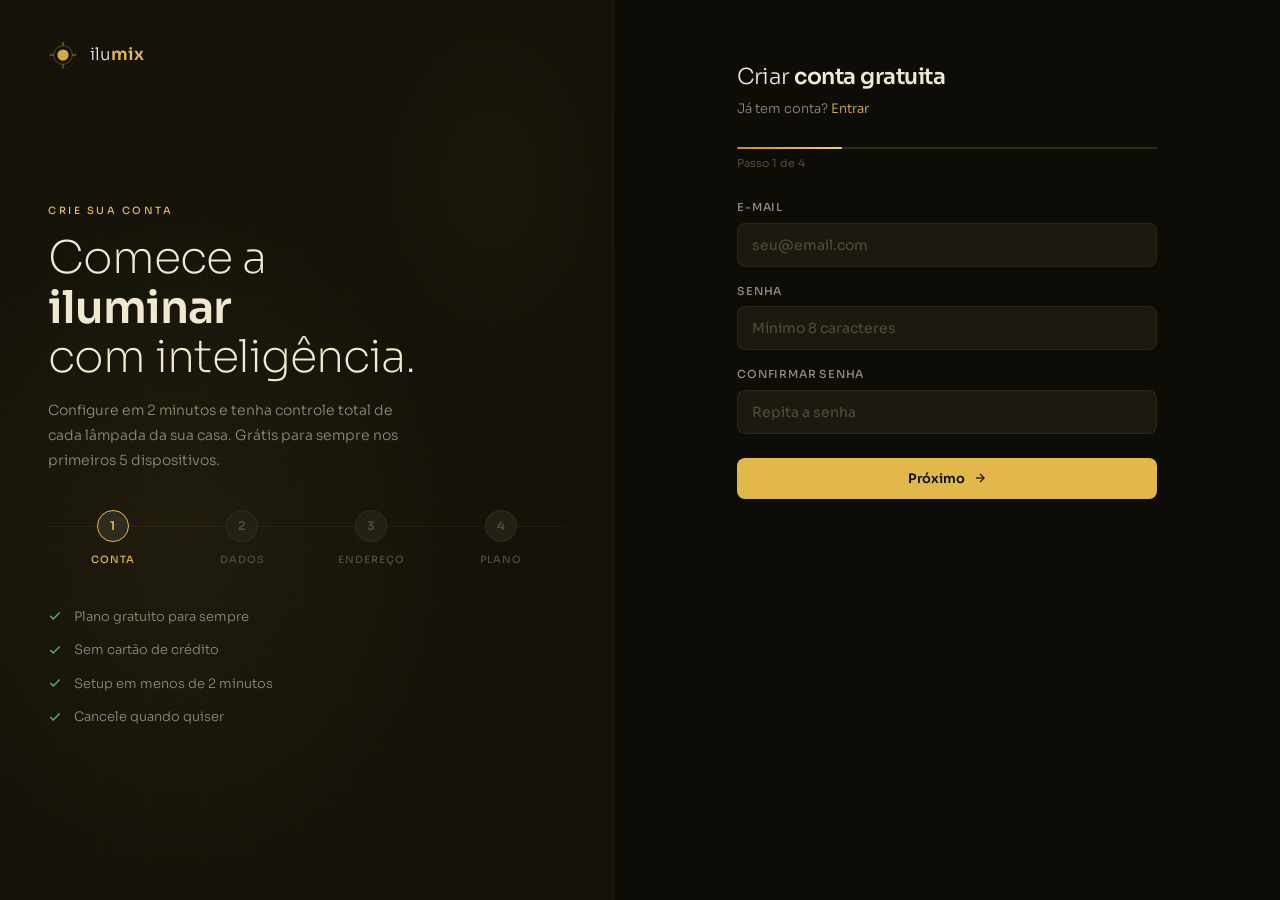
<file: cadastro.html>
<!DOCTYPE html>
<html lang="pt-BR">
<head>
  <meta charset="UTF-8">
  <meta name="viewport" content="width=device-width, initial-scale=1.0">
  <meta name="theme-color" content="#0D0C07">
  <title>Criar Conta — ilumix</title>
  <link rel="preconnect" href="https://fonts.googleapis.com">
  <link rel="preconnect" href="https://fonts.gstatic.com" crossorigin>
  <link href="https://fonts.googleapis.com/css2?family=Sora:wght@200;300;400;500;600&display=swap" rel="stylesheet">
  <link rel="stylesheet" href="css/variables.css">
  <link rel="stylesheet" href="css/base.css">
  <link rel="stylesheet" href="css/auth.css">
</head>
<body>

<!-- PAINEL ESQUERDO — decorativo -->
<div class="panel-left">
  <div class="panel-bg"></div>
  <div class="panel-grid"></div>

  <div class="panel-logo">
    <a href="landing.html">
      <svg viewBox="0 0 32 32" fill="none">
        <circle cx="16" cy="16" r="6" fill="#E2B84A" opacity=".92"/>
        <circle cx="16" cy="16" r="10" stroke="#E2B84A" stroke-width="1" opacity=".35"/>
        <circle cx="16" cy="16" r="14" stroke="#E2B84A" stroke-width=".5" opacity=".12"/>
        <line x1="16" y1="2"  x2="16" y2="6"  stroke="#E2B84A" stroke-width="1.3" opacity=".55"/>
        <line x1="16" y1="26" x2="16" y2="30" stroke="#E2B84A" stroke-width="1.3" opacity=".55"/>
        <line x1="2"  y1="16" x2="6"  y2="16" stroke="#E2B84A" stroke-width="1.3" opacity=".55"/>
        <line x1="26" y1="16" x2="30" y2="16" stroke="#E2B84A" stroke-width="1.3" opacity=".55"/>
      </svg>
      <div class="panel-logo-text">ilu<b>mix</b></div>
    </a>
  </div>

  <div class="panel-content">
    <div class="panel-eyebrow">Crie sua conta</div>
    <h1 class="panel-h1">Comece a<br><b>iluminar</b><br>com inteligência.</h1>
    <p class="panel-body">Configure em 2 minutos e tenha controle total de cada lâmpada da sua casa. Grátis para sempre nos primeiros 5 dispositivos.</p>

    <div class="steps" id="steps-indicator">
      <div class="step-item">
        <div class="step-num active" id="step-num-1">1</div>
        <div class="step-label active" id="step-lbl-1">Conta</div>
      </div>
      <div class="step-item">
        <div class="step-num" id="step-num-2">2</div>
        <div class="step-label" id="step-lbl-2">Dados</div>
      </div>
      <div class="step-item">
        <div class="step-num" id="step-num-3">3</div>
        <div class="step-label" id="step-lbl-3">Endereço</div>
      </div>
      <div class="step-item">
        <div class="step-num" id="step-num-4">4</div>
        <div class="step-label" id="step-lbl-4">Plano</div>
      </div>
    </div>

    <div class="panel-benefits">
      <div class="benefit"><svg viewBox="0 0 24 24" fill="none" stroke="currentColor" stroke-width="2.5"><polyline points="20 6 9 17 4 12"/></svg> Plano gratuito para sempre</div>
      <div class="benefit"><svg viewBox="0 0 24 24" fill="none" stroke="currentColor" stroke-width="2.5"><polyline points="20 6 9 17 4 12"/></svg> Sem cartão de crédito</div>
      <div class="benefit"><svg viewBox="0 0 24 24" fill="none" stroke="currentColor" stroke-width="2.5"><polyline points="20 6 9 17 4 12"/></svg> Setup em menos de 2 minutos</div>
      <div class="benefit"><svg viewBox="0 0 24 24" fill="none" stroke="currentColor" stroke-width="2.5"><polyline points="20 6 9 17 4 12"/></svg> Cancele quando quiser</div>
    </div>
  </div>
</div>

<!-- PAINEL DIREITO — formulário -->
<div class="panel-right">
  <div class="form-wrap">

    <!-- Tela de sucesso (oculta por padrão) -->
    <div class="success-screen" id="success-screen">
      <div class="success-orb"></div>
      <div class="success-screen__title">Conta criada!</div>
      <div class="success-screen__sub">Bem-vindo à ilumix.</div>
      <div class="success-screen__hint">Preparando seu painel de controle...</div>
      <div class="flex-center"><div class="spinner spinner--lg spinner--amber"></div></div>
    </div>

    <!-- Formulário em 3 passos -->
    <div id="form-body">
      <div class="form-header">
        <div class="form-title" id="form-title">Criar <b>conta gratuita</b></div>
        <div class="form-sub" id="form-sub">Já tem conta? <a href="login.html">Entrar</a></div>
      </div>

      <div class="progress-wrap">
        <div class="progress-bar">
          <div class="progress-fill" id="progress-fill" style="width:25%"></div>
        </div>
        <div class="progress-label" id="progress-label">Passo 1 de 4</div>
      </div>

      <!-- PASSO 1: Credenciais -->
      <div class="step-panel is-active" id="step-1">
        <div class="field">
          <label>E-mail</label>
          <div class="field-input-wrap">
            <input type="email" id="f-email" placeholder="seu@email.com" autocomplete="email">
          </div>
          <div class="field-error" id="err-email">Informe um e-mail válido</div>
        </div>

        <div class="field">
          <label>Senha</label>
          <div class="field-input-wrap">
            <input type="password" id="f-password" placeholder="Mínimo 8 caracteres" autocomplete="new-password">
          </div>
          <div class="pw-strength" id="pw-strength">
            <div class="pw-strength-bar"><div class="pw-strength-fill" id="pw-fill"></div></div>
            <div class="pw-strength-label" id="pw-label"></div>
          </div>
          <div class="field-error" id="err-pw">Senha deve ter ao menos 8 caracteres</div>
        </div>

        <div class="field">
          <label>Confirmar Senha</label>
          <input type="password" id="f-password2" placeholder="Repita a senha" autocomplete="new-password">
          <div class="field-error" id="err-pw2">As senhas não coincidem</div>
        </div>

        <div class="form-nav">
          <button class="btn-next" id="btn-step1">
            Próximo
            <svg width="14" height="14" viewBox="0 0 24 24" fill="none" stroke="currentColor" stroke-width="2"><line x1="5" y1="12" x2="19" y2="12"/><polyline points="12 5 19 12 12 19"/></svg>
          </button>
        </div>
      </div>

      <!-- PASSO 2: Dados pessoais -->
      <div class="step-panel" id="step-2">
        <div class="field-row">
          <div class="field">
            <label>Nome</label>
            <input type="text" id="f-nome" placeholder="Primeiro nome" autocomplete="given-name">
            <div class="field-error" id="err-nome">Informe seu nome</div>
          </div>
          <div class="field">
            <label>Sobrenome</label>
            <input type="text" id="f-sobrenome" placeholder="Sobrenome" autocomplete="family-name">
            <div class="field-error" id="err-sobrenome">Informe o sobrenome</div>
          </div>
        </div>

        <div class="field">
          <label>Data de Nascimento</label>
          <input type="date" id="f-nascimento" autocomplete="bday">
          <div class="field-error" id="err-nasc">Informe sua data de nascimento</div>
          <div class="field-hint">Você deve ter ao menos 18 anos</div>
        </div>

        <div class="field">
          <label>Telefone (opcional)</label>
          <input type="tel" id="f-telefone" placeholder="(11) 99999-9999" autocomplete="tel">
        </div>

        <div class="form-nav">
          <button class="btn-back" id="btn-back-2">Voltar</button>
          <button class="btn-next" id="btn-step2">
            Próximo
            <svg width="14" height="14" viewBox="0 0 24 24" fill="none" stroke="currentColor" stroke-width="2"><line x1="5" y1="12" x2="19" y2="12"/><polyline points="12 5 19 12 12 19"/></svg>
          </button>
        </div>
      </div>

      <!-- PASSO 3: Endereço -->
      <div class="step-panel" id="step-3">
        <div class="field">
          <label>CEP</label>
          <div class="field-input-wrap">
            <input type="text" id="f-cep" placeholder="00000-000" maxlength="9" autocomplete="postal-code">
          </div>
          <div class="field-cep-status" id="cep-status">
            <div class="spinner spinner--sm spinner--amber"></div>
            <span id="cep-status-text">Buscando endereço...</span>
          </div>
          <div class="field-error" id="err-cep">CEP inválido</div>
        </div>

        <!-- Bloco de endereço preenchido automaticamente -->
        <div class="address-block" id="address-block">
          <div class="address-block-title">
            <svg viewBox="0 0 24 24" fill="none" stroke="currentColor" stroke-width="2.5"><polyline points="20 6 9 17 4 12"/></svg>
            Endereço encontrado
          </div>
          <div class="addr-row"><span class="addr-key">Logradouro</span><span class="addr-val" id="addr-logradouro">—</span></div>
          <div class="addr-row"><span class="addr-key">Bairro</span><span class="addr-val" id="addr-bairro">—</span></div>
          <div class="addr-row"><span class="addr-key">Cidade</span><span class="addr-val" id="addr-cidade">—</span></div>
          <div class="addr-row"><span class="addr-key">Estado</span><span class="addr-val" id="addr-estado">—</span></div>
        </div>

        <!-- Número e complemento (visíveis após CEP válido) -->
        <div id="address-manual" class="address-manual">
          <div class="field-row">
            <div class="field">
              <label>Número</label>
              <input type="text" id="f-numero" placeholder="Ex: 42">
            </div>
            <div class="field">
              <label>Complemento</label>
              <input type="text" id="f-complemento" placeholder="Apto, sala...">
            </div>
          </div>
        </div>

        <!-- Aceite dos termos -->
        <label class="terms-check">
          <input type="checkbox" id="f-terms">
          <span>Ao criar minha conta, concordo com os <a href="#" id="cad-link-terms">Termos de Uso</a> e <a href="#" id="cad-link-privacy">Política de Privacidade</a> da ilumix.</span>
        </label>
        <div class="field-error" id="err-terms">Você precisa aceitar os termos</div>

        <div class="form-nav">
          <button class="btn-back" id="btn-back-3">Voltar</button>
          <button class="btn-next" id="btn-step3">
            <span id="btn-step3-text">Próximo</span>
            <svg width="14" height="14" viewBox="0 0 24 24" fill="none" stroke="currentColor" stroke-width="2"><line x1="5" y1="12" x2="19" y2="12"/><polyline points="12 5 19 12 12 19"/></svg>
          </button>
        </div>
      </div>

      <!-- PASSO 4: Plano -->
      <div class="step-panel" id="step-4">
        <p class="field-hint">Escolha o plano ideal para você. Você pode mudar a qualquer momento.</p>

        <div class="plan-cards" id="reg-plan-cards">
          <div class="plan-card is-selected" data-plan="starter">
            <div class="plan-card__name">Starter</div>
            <div class="plan-card__price">R$ 0<span class="plan-card__period">/mês</span></div>
            <div class="plan-card__badge">Grátis para sempre</div>
          </div>
          <div class="plan-card" data-plan="casa">
            <div class="plan-card__name">Casa</div>
            <div class="plan-card__price">R$ 29<span class="plan-card__period">/mês</span></div>
            <div class="plan-card__badge">Mais popular</div>
          </div>
          <div class="plan-card" data-plan="empresarial">
            <div class="plan-card__name">Empresarial</div>
            <div class="plan-card__price">R$ 99<span class="plan-card__period">/mês</span></div>
            <div class="plan-card__badge">Sem limites</div>
          </div>
        </div>

        <div class="cc-form" id="reg-cc-form">
          <div class="cc-form__header">
            <div class="cc-form__title">Dados de pagamento</div>
            <div class="cc-brands">
              <span class="cc-brand">VISA</span>
              <span class="cc-brand">MASTER</span>
              <span class="cc-brand">ELO</span>
            </div>
          </div>
          <div class="field">
            <label>Número do cartão</label>
            <input type="text" id="cc-number" placeholder="0000 0000 0000 0000" maxlength="19" autocomplete="cc-number">
          </div>
          <div class="cc-row">
            <div class="field">
              <label>Validade</label>
              <input type="text" id="cc-expiry" placeholder="MM/AA" maxlength="5" autocomplete="cc-exp">
            </div>
            <div class="field">
              <label>CVV</label>
              <input type="text" id="cc-cvv" placeholder="000" maxlength="4" autocomplete="cc-csc">
            </div>
          </div>
          <div class="field">
            <label>Nome no cartão</label>
            <input type="text" id="cc-name" placeholder="Como aparece no cartão" autocomplete="cc-name">
          </div>
          <div class="cc-notice">Seus dados de cartão não são armazenados ou processados por esta demonstração.</div>
        </div>

        <div class="form-nav">
          <button class="btn-back" id="btn-back-4">Voltar</button>
          <button class="btn-next" id="btn-step4">
            <span id="btn-step4-text">Criar conta</span>
            <svg width="14" height="14" viewBox="0 0 24 24" fill="none" stroke="currentColor" stroke-width="2"><line x1="5" y1="12" x2="19" y2="12"/><polyline points="12 5 19 12 12 19"/></svg>
          </button>
        </div>
      </div>

    </div><!-- /form-body -->
  </div>
</div>

<!-- MODAL — Termos de Uso -->
<div class="auth-modal" id="cad-modal-terms">
  <div class="auth-modal__box">
    <button class="auth-modal__close" data-close="cad-modal-terms">&#x2715;</button>
    <div class="auth-modal__title">Termos de Uso</div>
    <div class="auth-modal__body">
      <p>Ao utilizar a plataforma <strong>Ilumix</strong>, você concorda com os seguintes termos:</p>
      <p><strong>1. Uso permitido</strong><br>O serviço destina-se exclusivamente ao controle de dispositivos de iluminação cadastrados pelo próprio usuário. É proibido o uso para fins ilícitos ou que causem danos a terceiros.</p>
      <p><strong>2. Conta e segurança</strong><br>Você é responsável por manter a confidencialidade de suas credenciais. Notifique-nos imediatamente em caso de acesso não autorizado.</p>
      <p><strong>3. Dados dos dispositivos</strong><br>Os dados de uso e consumo coletados pelos dispositivos são armazenados em nossos servidores e utilizados exclusivamente para exibição no painel do usuário.</p>
      <p><strong>4. Disponibilidade</strong><br>O serviço é fornecido "como está". Não garantimos disponibilidade ininterrupta e nos reservamos o direito de realizar manutenções programadas.</p>
      <p><strong>5. Alterações</strong><br>Estes termos podem ser atualizados a qualquer momento. O uso continuado da plataforma implica aceitação das novas condições.</p>
      <button class="auth-modal__btn" data-close="cad-modal-terms">Entendido</button>
    </div>
  </div>
</div>

<!-- MODAL — Privacidade -->
<div class="auth-modal" id="cad-modal-privacy">
  <div class="auth-modal__box">
    <button class="auth-modal__close" data-close="cad-modal-privacy">&#x2715;</button>
    <div class="auth-modal__title">Política de Privacidade</div>
    <div class="auth-modal__body">
      <p>A <strong>Ilumix</strong> valoriza a privacidade dos seus usuários. Esta política descreve como coletamos e utilizamos seus dados.</p>
      <p><strong>1. Dados coletados</strong><br>Coletamos nome, e-mail, endereço e dados de uso dos dispositivos cadastrados na plataforma.</p>
      <p><strong>2. Uso dos dados</strong><br>Seus dados são utilizados exclusivamente para: autenticação na plataforma, exibição de relatórios de consumo e comunicação sobre o serviço.</p>
      <p><strong>3. Compartilhamento</strong><br>Não vendemos nem compartilhamos seus dados pessoais com terceiros, exceto quando exigido por lei.</p>
      <p><strong>4. Armazenamento</strong><br>Os dados são armazenados em servidores seguros com criptografia em repouso e em trânsito (HTTPS/TLS).</p>
      <p><strong>5. Seus direitos</strong><br>Você pode solicitar a exclusão da sua conta e todos os dados associados a qualquer momento, diretamente nas configurações da conta.</p>
      <p><strong>6. Contato</strong><br>Dúvidas sobre privacidade? Entre em contato: <em>privacidade@ilumix.com.br</em></p>
      <button class="auth-modal__btn" data-close="cad-modal-privacy">Entendido</button>
    </div>
  </div>
</div>

<script src="js/api.js"></script>
<script src="js/cadastro.js"></script>
</body>
</html>
</file>
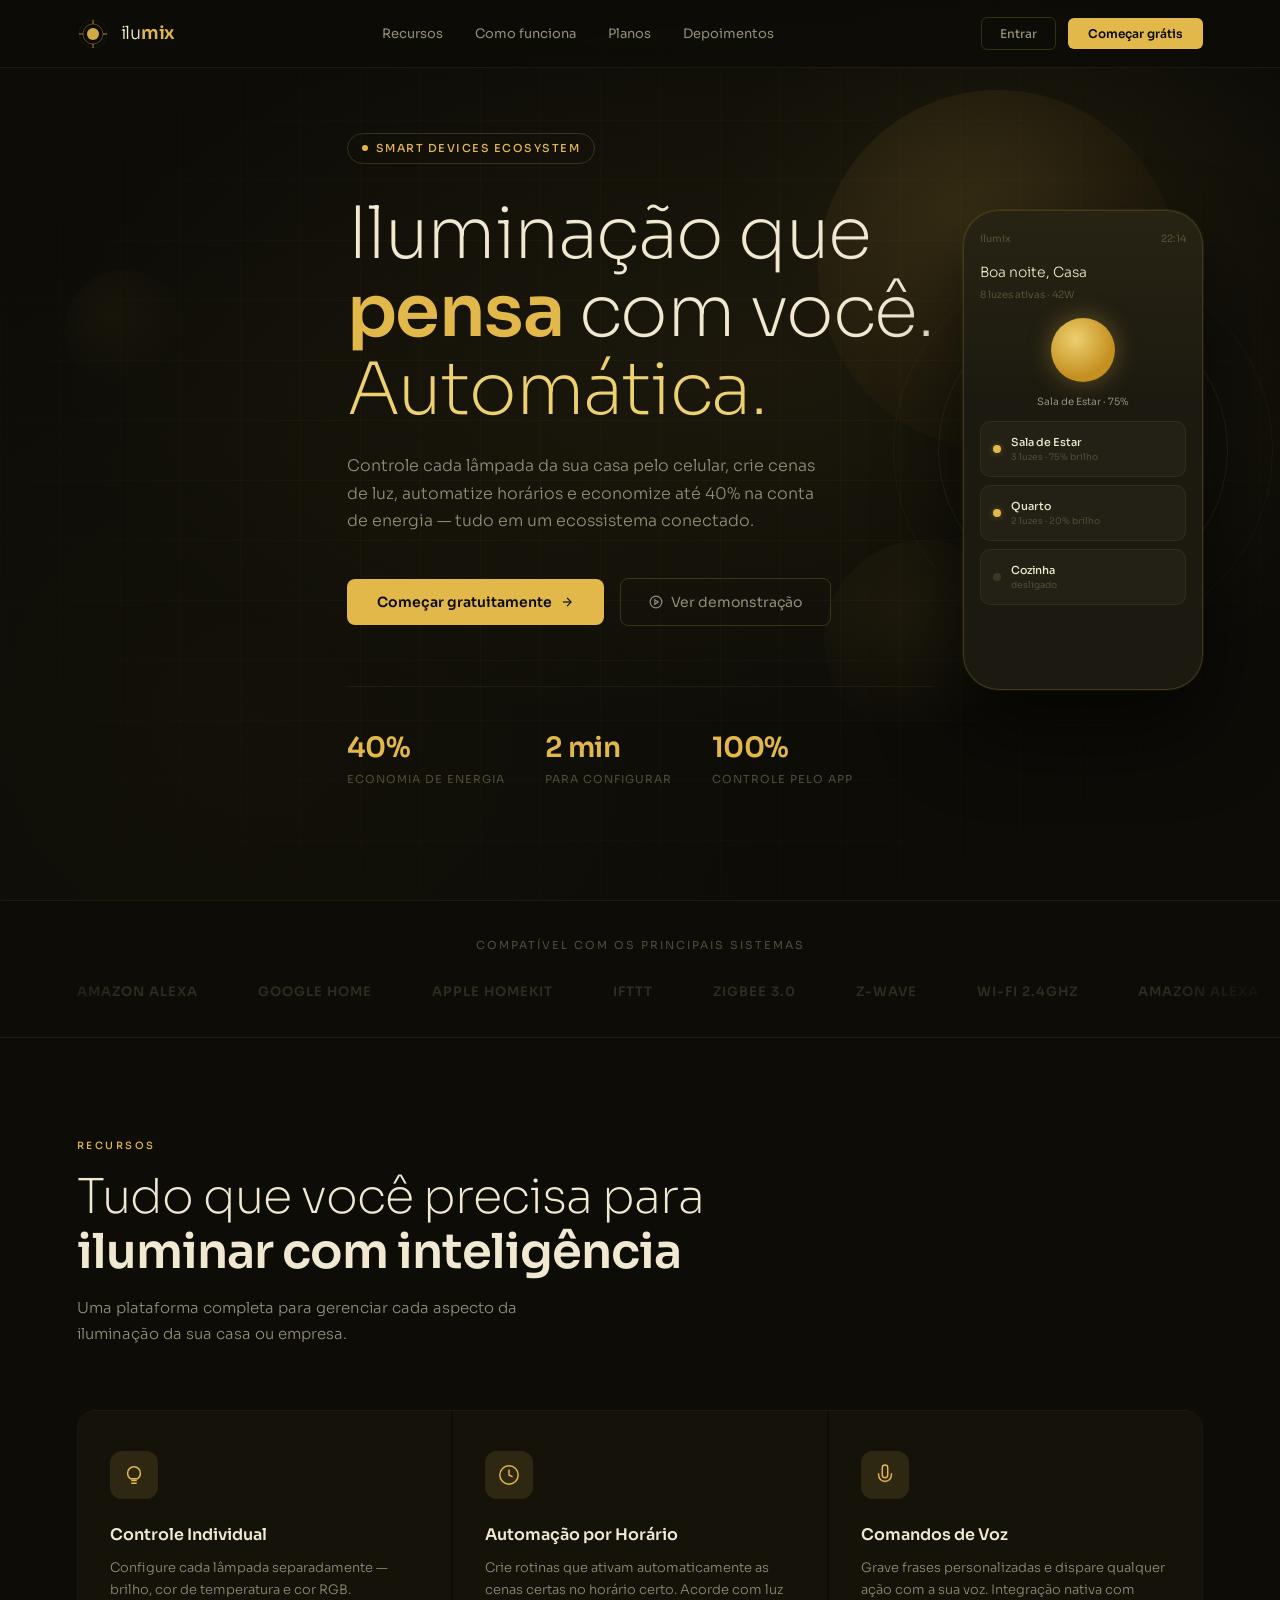
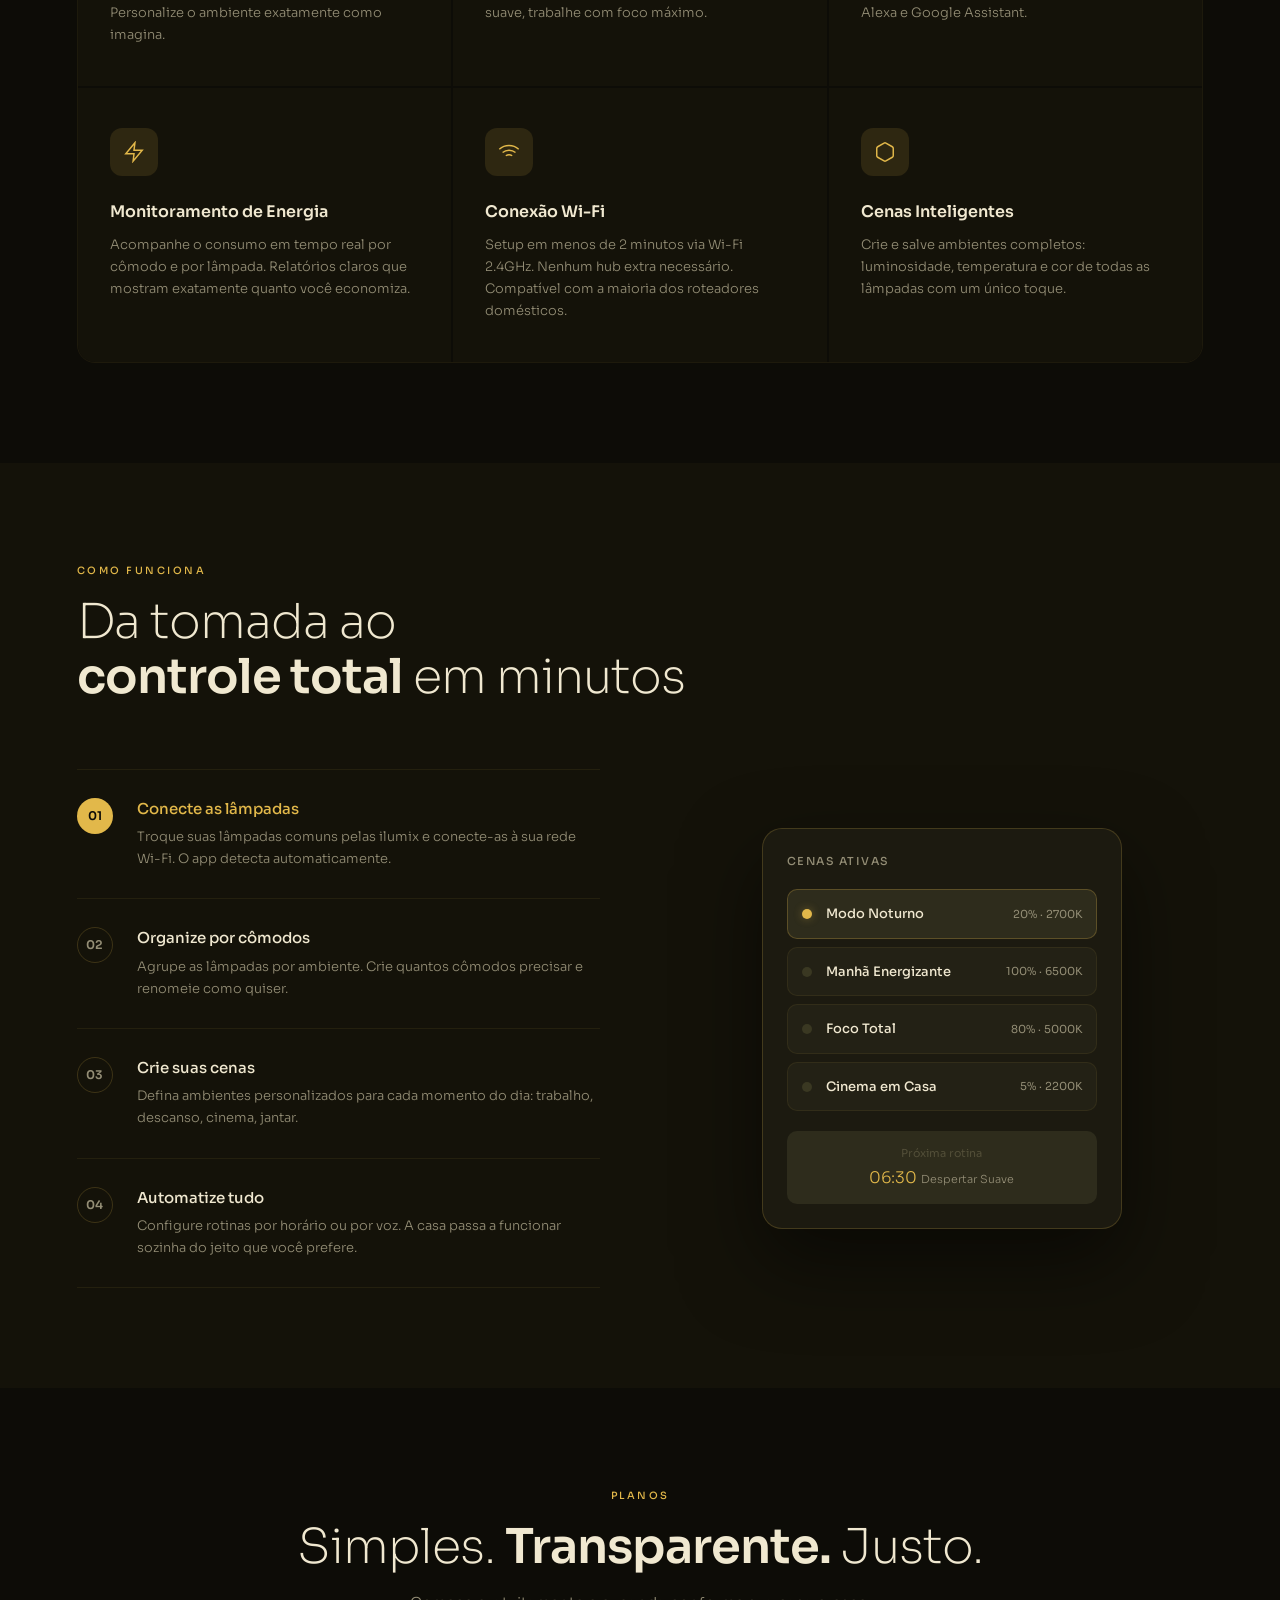
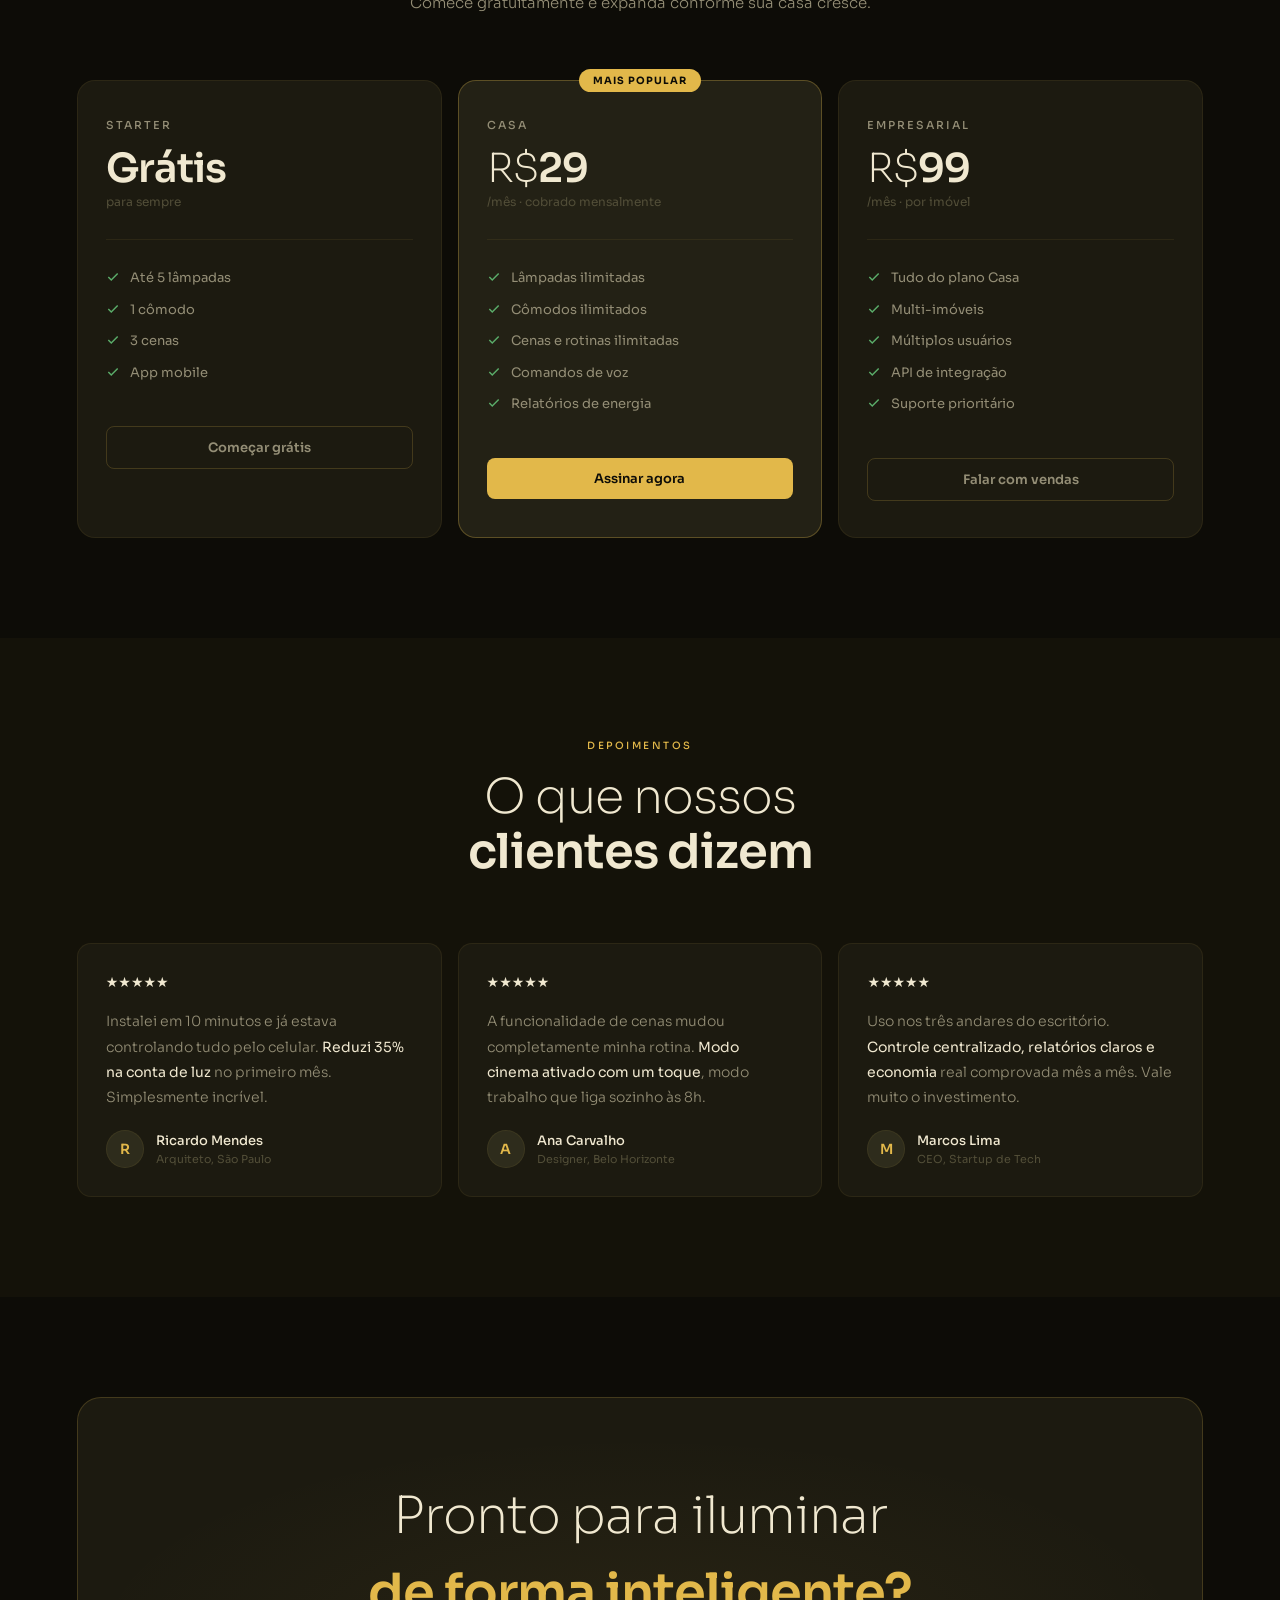
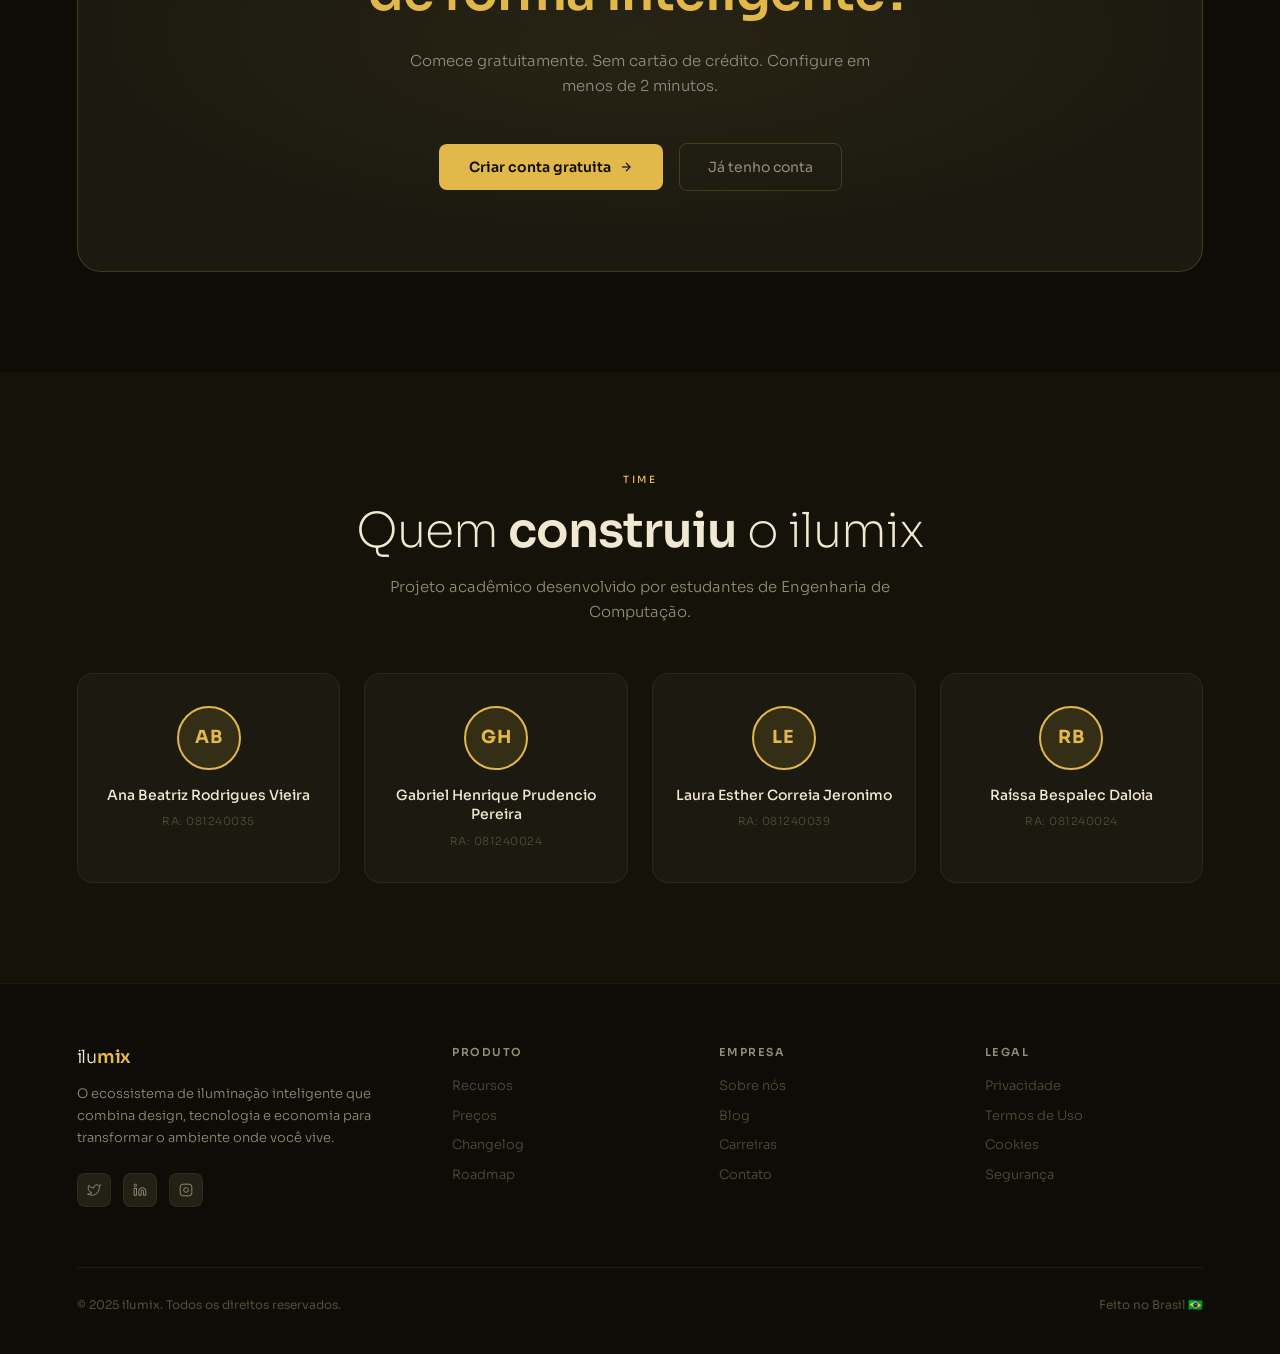
<file: landing.html>
<!DOCTYPE html>
<html lang="pt-BR">
<head>
  <meta charset="UTF-8">
  <meta name="viewport" content="width=device-width, initial-scale=1.0">
  <meta name="theme-color" content="#0D0C07">
  <title>ilumix — Smart Devices Ecosystem</title>
  <link rel="preconnect" href="https://fonts.googleapis.com">
  <link rel="preconnect" href="https://fonts.gstatic.com" crossorigin>
  <link href="https://fonts.googleapis.com/css2?family=Sora:wght@200;300;400;500;600;700&display=swap" rel="stylesheet">
  <link rel="stylesheet" href="css/variables.css">
  <link rel="stylesheet" href="css/base.css">
  <link rel="stylesheet" href="css/landing.css">
</head>
<body>

<!-- NAV -->
<nav id="nav">
  <div class="nav-logo">
    <svg viewBox="0 0 32 32" fill="none">
      <circle cx="16" cy="16" r="6" fill="#E2B84A" opacity=".92"/>
      <circle cx="16" cy="16" r="10" stroke="#E2B84A" stroke-width="1" opacity=".35"/>
      <circle cx="16" cy="16" r="14" stroke="#E2B84A" stroke-width=".5" opacity=".12"/>
      <line x1="16" y1="2"  x2="16" y2="6"  stroke="#E2B84A" stroke-width="1.3" opacity=".55"/>
      <line x1="16" y1="26" x2="16" y2="30" stroke="#E2B84A" stroke-width="1.3" opacity=".55"/>
      <line x1="2"  y1="16" x2="6"  y2="16" stroke="#E2B84A" stroke-width="1.3" opacity=".55"/>
      <line x1="26" y1="16" x2="30" y2="16" stroke="#E2B84A" stroke-width="1.3" opacity=".55"/>
    </svg>
    <div class="nav-logo-text">ilu<b>mix</b></div>
  </div>
  <div class="nav-links">
    <a href="#features">Recursos</a>
    <a href="#how">Como funciona</a>
    <a href="#pricing">Planos</a>
    <a href="#depoimentos">Depoimentos</a>
  </div>
  <div class="nav-cta">
    <a href="login.html"><button class="btn-ghost">Entrar</button></a>
    <a href="cadastro.html"><button class="btn-amber">Começar grátis</button></a>
    <button class="nav-mobile-toggle">
      <svg width="20" height="20" viewBox="0 0 24 24" fill="none" stroke="currentColor" stroke-width="1.6"><line x1="3" y1="6" x2="21" y2="6"/><line x1="3" y1="12" x2="21" y2="12"/><line x1="3" y1="18" x2="21" y2="18"/></svg>
    </button>
  </div>
</nav>

<!-- MOBILE MENU -->
<div id="mobile-menu">
  <a href="#features" class="mobile-menu__link">Recursos</a>
  <a href="#how" class="mobile-menu__link">Como funciona</a>
  <a href="#pricing" class="mobile-menu__link">Planos</a>
  <div class="mobile-menu__cta">
    <a href="login.html"><button class="btn-ghost">Entrar</button></a>
    <a href="cadastro.html"><button class="btn-amber">Começar grátis</button></a>
  </div>
</div>

<!-- HERO -->
<section class="hero" id="home">
  <div class="hero-bg"></div>
  <div class="hero-grid"></div>
  <div class="orb orb-1"></div>
  <div class="orb orb-2"></div>
  <div class="orb orb-3"></div>

  <div class="hero-content">
    <div class="hero-label">
      <span class="hero-label-dot"></span>
      Smart Devices Ecosystem
    </div>
    <h1 class="hero-h1">
      Iluminação que<br>
      <b>pensa</b> com você.<br>
      <em>Automática.</em>
    </h1>
    <p class="hero-sub">
      Controle cada lâmpada da sua casa pelo celular, crie cenas de luz, automatize horários e economize até 40% na conta de energia — tudo em um ecossistema conectado.
    </p>
    <div class="hero-actions">
      <a href="cadastro.html"><button class="btn-hero">
        Começar gratuitamente
        <svg width="14" height="14" viewBox="0 0 24 24" fill="none" stroke="currentColor" stroke-width="2"><line x1="5" y1="12" x2="19" y2="12"/><polyline points="12 5 19 12 12 19"/></svg>
      </button></a>
      <a href="#how"><button class="btn-hero-ghost">
        <svg width="14" height="14" viewBox="0 0 24 24" fill="none" stroke="currentColor" stroke-width="2"><circle cx="12" cy="12" r="10"/><polygon points="10 8 16 12 10 16 10 8"/></svg>
        Ver demonstração
      </button></a>
    </div>
    <div class="hero-stats">
      <div>
        <div class="hero-stat-val"><b>40%</b></div>
        <div class="hero-stat-label">Economia de energia</div>
      </div>
      <div>
        <div class="hero-stat-val"><b>2 min</b></div>
        <div class="hero-stat-label">Para configurar</div>
      </div>
      <div>
        <div class="hero-stat-val"><b>100%</b></div>
        <div class="hero-stat-label">Controle pelo app</div>
      </div>
    </div>
  </div>

  <div class="hero-visual">
    <div class="phone-ring1"></div>
    <div class="phone-ring2"></div>
    <div class="hero-phone">
      <div class="phone-screen">
        <div class="phone-status">
          <span>ilumix</span>
          <span>22:14</span>
        </div>
        <div class="phone-greeting">Boa noite, Casa</div>
        <div class="phone-sub">8 luzes ativas · 42W</div>
        <div class="phone-orb-wrap">
          <div class="phone-orb"></div>
        </div>
        <div class="phone-label">Sala de Estar · 75%</div>
        <div class="phone-room">
          <div class="phone-room-dot on"></div>
          <div><div class="phone-room-name">Sala de Estar</div><div class="phone-room-meta">3 luzes · 75% brilho</div></div>
        </div>
        <div class="phone-room">
          <div class="phone-room-dot on"></div>
          <div><div class="phone-room-name">Quarto</div><div class="phone-room-meta">2 luzes · 20% brilho</div></div>
        </div>
        <div class="phone-room">
          <div class="phone-room-dot off"></div>
          <div><div class="phone-room-name">Cozinha</div><div class="phone-room-meta">desligado</div></div>
        </div>
      </div>
    </div>
  </div>
</section>

<!-- LOGOS BAR -->
<div class="logos-bar">
  <div class="logos-label">Compatível com os principais sistemas</div>
  <div class="logos-fade logos-fade-l"></div>
  <div class="logos-fade logos-fade-r"></div>
  <div class="logos-track" id="logos-track">
    <span class="logo-item">Amazon Alexa</span>
    <span class="logo-item">Google Home</span>
    <span class="logo-item">Apple HomeKit</span>
    <span class="logo-item">IFTTT</span>
    <span class="logo-item">Zigbee 3.0</span>
    <span class="logo-item">Z-Wave</span>
    <span class="logo-item">Wi-Fi 2.4GHz</span>
    <span class="logo-item">Amazon Alexa</span>
    <span class="logo-item">Google Home</span>
    <span class="logo-item">Apple HomeKit</span>
    <span class="logo-item">IFTTT</span>
    <span class="logo-item">Zigbee 3.0</span>
    <span class="logo-item">Z-Wave</span>
    <span class="logo-item">Wi-Fi 2.4GHz</span>
  </div>
</div>

<!-- FEATURES -->
<section id="features">
  <div class="reveal">
    <div class="section-label">Recursos</div>
    <h2 class="section-h2">Tudo que você precisa para<br><b>iluminar com inteligência</b></h2>
    <p class="section-sub">Uma plataforma completa para gerenciar cada aspecto da iluminação da sua casa ou empresa.</p>
  </div>
  <div class="features-grid reveal reveal--d1">
    <div class="feature-card">
      <div class="feat-icon">
        <svg viewBox="0 0 24 24" fill="none" stroke-width="1.6"><path d="M9 21h6m-6-3h6m-3-15a7 7 0 017 7c0 2.5-1.3 4.7-3 6H8c-1.7-1.3-3-3.5-3-6a7 7 0 017-7z"/></svg>
      </div>
      <div class="feat-title">Controle Individual</div>
      <div class="feat-body">Configure cada lâmpada separadamente — brilho, cor de temperatura e cor RGB. Personalize o ambiente exatamente como imagina.</div>
    </div>
    <div class="feature-card">
      <div class="feat-icon">
        <svg viewBox="0 0 24 24" fill="none" stroke-width="1.6"><circle cx="12" cy="12" r="10"/><polyline points="12 6 12 12 16 14"/></svg>
      </div>
      <div class="feat-title">Automação por Horário</div>
      <div class="feat-body">Crie rotinas que ativam automaticamente as cenas certas no horário certo. Acorde com luz suave, trabalhe com foco máximo.</div>
    </div>
    <div class="feature-card">
      <div class="feat-icon">
        <svg viewBox="0 0 24 24" fill="none" stroke-width="1.6"><path d="M12 1a3 3 0 013 3v8a3 3 0 01-6 0V4a3 3 0 013-3z"/><path d="M19 10v2a7 7 0 01-14 0v-2"/></svg>
      </div>
      <div class="feat-title">Comandos de Voz</div>
      <div class="feat-body">Grave frases personalizadas e dispare qualquer ação com a sua voz. Integração nativa com Alexa e Google Assistant.</div>
    </div>
    <div class="feature-card">
      <div class="feat-icon">
        <svg viewBox="0 0 24 24" fill="none" stroke-width="1.6"><polygon points="13 2 3 14 12 14 11 22 21 10 12 10 13 2"/></svg>
      </div>
      <div class="feat-title">Monitoramento de Energia</div>
      <div class="feat-body">Acompanhe o consumo em tempo real por cômodo e por lâmpada. Relatórios claros que mostram exatamente quanto você economiza.</div>
    </div>
    <div class="feature-card">
      <div class="feat-icon">
        <svg viewBox="0 0 24 24" fill="none" stroke-width="1.6"><path d="M5 12.55a11 11 0 0114.08 0"/><path d="M1.42 9a16 16 0 0121.16 0"/><path d="M8.53 16.11a6 6 0 016.95 0"/><line x1="12" y1="20" x2="12.01" y2="20"/></svg>
      </div>
      <div class="feat-title">Conexão Wi-Fi</div>
      <div class="feat-body">Setup em menos de 2 minutos via Wi-Fi 2.4GHz. Nenhum hub extra necessário. Compatível com a maioria dos roteadores domésticos.</div>
    </div>
    <div class="feature-card">
      <div class="feat-icon">
        <svg viewBox="0 0 24 24" fill="none" stroke-width="1.6"><path d="M21 16V8a2 2 0 00-1-1.73l-7-4a2 2 0 00-2 0l-7 4A2 2 0 003 8v8a2 2 0 001 1.73l7 4a2 2 0 002 0l7-4A2 2 0 0021 16z"/></svg>
      </div>
      <div class="feat-title">Cenas Inteligentes</div>
      <div class="feat-body">Crie e salve ambientes completos: luminosidade, temperatura e cor de todas as lâmpadas com um único toque.</div>
    </div>
  </div>
</section>

<!-- HOW IT WORKS -->
<section id="how" class="section--alt">
  <div class="section-inner">
    <div class="reveal">
      <div class="section-label">Como funciona</div>
      <h2 class="section-h2">Da tomada ao<br><b>controle total</b> em minutos</h2>
    </div>
    <div class="how-grid">
      <div class="how-steps reveal">
        <div class="how-step is-active">
          <div class="how-step-num">01</div>
          <div>
            <div class="how-step-title">Conecte as lâmpadas</div>
            <div class="how-step-body">Troque suas lâmpadas comuns pelas ilumix e conecte-as à sua rede Wi-Fi. O app detecta automaticamente.</div>
          </div>
        </div>
        <div class="how-step">
          <div class="how-step-num">02</div>
          <div>
            <div class="how-step-title">Organize por cômodos</div>
            <div class="how-step-body">Agrupe as lâmpadas por ambiente. Crie quantos cômodos precisar e renomeie como quiser.</div>
          </div>
        </div>
        <div class="how-step">
          <div class="how-step-num">03</div>
          <div>
            <div class="how-step-title">Crie suas cenas</div>
            <div class="how-step-body">Defina ambientes personalizados para cada momento do dia: trabalho, descanso, cinema, jantar.</div>
          </div>
        </div>
        <div class="how-step">
          <div class="how-step-num">04</div>
          <div>
            <div class="how-step-title">Automatize tudo</div>
            <div class="how-step-body">Configure rotinas por horário ou por voz. A casa passa a funcionar sozinha do jeito que você prefere.</div>
          </div>
        </div>
      </div>
      <div class="how-visual reveal reveal--d2">
        <div class="how-screen">
          <div class="how-screen-title">Cenas Ativas</div>
          <div class="scene-row is-active"><div class="scene-row-dot"></div><div class="scene-row-name">Modo Noturno</div><div class="scene-row-val">20% · 2700K</div></div>
          <div class="scene-row"><div class="scene-row-dot"></div><div class="scene-row-name">Manhã Energizante</div><div class="scene-row-val">100% · 6500K</div></div>
          <div class="scene-row"><div class="scene-row-dot"></div><div class="scene-row-name">Foco Total</div><div class="scene-row-val">80% · 5000K</div></div>
          <div class="scene-row"><div class="scene-row-dot"></div><div class="scene-row-name">Cinema em Casa</div><div class="scene-row-val">5% · 2200K</div></div>
          <div class="next-routine">
            <div class="next-routine__label">Próxima rotina</div>
            <div class="next-routine__time">06:30 <span class="next-routine__name">Despertar Suave</span></div>
          </div>
        </div>
      </div>
    </div>
  </div>
</section>

<!-- PRICING -->
<section id="pricing">
  <div class="reveal text-center">
    <div class="section-label">Planos</div>
    <h2 class="section-h2 mx-auto">Simples. <b>Transparente.</b> Justo.</h2>
    <p class="section-sub mx-auto">Comece gratuitamente e expanda conforme sua casa cresce.</p>
  </div>
  <div class="pricing-grid reveal reveal--d1">
    <div class="price-card">
      <div class="price-name">Starter</div>
      <div class="price-amount"><b>Grátis</b></div>
      <div class="price-period">para sempre</div>
      <div class="price-sep"></div>
      <div class="price-feat"><svg viewBox="0 0 24 24" fill="none" stroke="currentColor" stroke-width="2.5"><polyline points="20 6 9 17 4 12"/></svg> Até 5 lâmpadas</div>
      <div class="price-feat"><svg viewBox="0 0 24 24" fill="none" stroke="currentColor" stroke-width="2.5"><polyline points="20 6 9 17 4 12"/></svg> 1 cômodo</div>
      <div class="price-feat"><svg viewBox="0 0 24 24" fill="none" stroke="currentColor" stroke-width="2.5"><polyline points="20 6 9 17 4 12"/></svg> 3 cenas</div>
      <div class="price-feat"><svg viewBox="0 0 24 24" fill="none" stroke="currentColor" stroke-width="2.5"><polyline points="20 6 9 17 4 12"/></svg> App mobile</div>
      <a href="cadastro.html"><button class="price-btn price-btn-ghost">Começar grátis</button></a>
    </div>
    <div class="price-card featured">
      <div class="price-name">Casa</div>
      <div class="price-amount">R$<b>29</b></div>
      <div class="price-period">/mês · cobrado mensalmente</div>
      <div class="price-sep"></div>
      <div class="price-feat"><svg viewBox="0 0 24 24" fill="none" stroke="currentColor" stroke-width="2.5"><polyline points="20 6 9 17 4 12"/></svg> Lâmpadas ilimitadas</div>
      <div class="price-feat"><svg viewBox="0 0 24 24" fill="none" stroke="currentColor" stroke-width="2.5"><polyline points="20 6 9 17 4 12"/></svg> Cômodos ilimitados</div>
      <div class="price-feat"><svg viewBox="0 0 24 24" fill="none" stroke="currentColor" stroke-width="2.5"><polyline points="20 6 9 17 4 12"/></svg> Cenas e rotinas ilimitadas</div>
      <div class="price-feat"><svg viewBox="0 0 24 24" fill="none" stroke="currentColor" stroke-width="2.5"><polyline points="20 6 9 17 4 12"/></svg> Comandos de voz</div>
      <div class="price-feat"><svg viewBox="0 0 24 24" fill="none" stroke="currentColor" stroke-width="2.5"><polyline points="20 6 9 17 4 12"/></svg> Relatórios de energia</div>
      <a href="cadastro.html"><button class="price-btn price-btn-primary">Assinar agora</button></a>
    </div>
    <div class="price-card">
      <div class="price-name">Empresarial</div>
      <div class="price-amount">R$<b>99</b></div>
      <div class="price-period">/mês · por imóvel</div>
      <div class="price-sep"></div>
      <div class="price-feat"><svg viewBox="0 0 24 24" fill="none" stroke="currentColor" stroke-width="2.5"><polyline points="20 6 9 17 4 12"/></svg> Tudo do plano Casa</div>
      <div class="price-feat"><svg viewBox="0 0 24 24" fill="none" stroke="currentColor" stroke-width="2.5"><polyline points="20 6 9 17 4 12"/></svg> Multi-imóveis</div>
      <div class="price-feat"><svg viewBox="0 0 24 24" fill="none" stroke="currentColor" stroke-width="2.5"><polyline points="20 6 9 17 4 12"/></svg> Múltiplos usuários</div>
      <div class="price-feat"><svg viewBox="0 0 24 24" fill="none" stroke="currentColor" stroke-width="2.5"><polyline points="20 6 9 17 4 12"/></svg> API de integração</div>
      <div class="price-feat"><svg viewBox="0 0 24 24" fill="none" stroke="currentColor" stroke-width="2.5"><polyline points="20 6 9 17 4 12"/></svg> Suporte prioritário</div>
      <a href="cadastro.html"><button class="price-btn price-btn-ghost">Falar com vendas</button></a>
    </div>
  </div>
</section>

<!-- TESTIMONIALS -->
<section id="depoimentos" class="section--alt">
  <div class="section-inner">
    <div class="reveal text-center">
      <div class="section-label">Depoimentos</div>
      <h2 class="section-h2 mx-auto">O que nossos<br><b>clientes dizem</b></h2>
    </div>
    <div class="testimonials-grid reveal reveal--d1">
      <div class="testimonial">
        <div class="test-stars">★★★★★</div>
        <div class="test-text">Instalei em 10 minutos e já estava controlando tudo pelo celular. <em>Reduzi 35% na conta de luz</em> no primeiro mês. Simplesmente incrível.</div>
        <div class="test-author"><div class="test-avatar">R</div><div><div class="test-name">Ricardo Mendes</div><div class="test-role">Arquiteto, São Paulo</div></div></div>
      </div>
      <div class="testimonial">
        <div class="test-stars">★★★★★</div>
        <div class="test-text">A funcionalidade de cenas mudou completamente minha rotina. <em>Modo cinema ativado com um toque</em>, modo trabalho que liga sozinho às 8h.</div>
        <div class="test-author"><div class="test-avatar">A</div><div><div class="test-name">Ana Carvalho</div><div class="test-role">Designer, Belo Horizonte</div></div></div>
      </div>
      <div class="testimonial">
        <div class="test-stars">★★★★★</div>
        <div class="test-text">Uso nos três andares do escritório. <em>Controle centralizado, relatórios claros e economia</em> real comprovada mês a mês. Vale muito o investimento.</div>
        <div class="test-author"><div class="test-avatar">M</div><div><div class="test-name">Marcos Lima</div><div class="test-role">CEO, Startup de Tech</div></div></div>
      </div>
    </div>
  </div>
</section>

<!-- CTA -->
<div class="cta-section">
  <div class="cta-inner reveal">
    <h2 class="cta-h2">Pronto para iluminar<br><b>de forma inteligente?</b></h2>
    <p class="cta-sub">Comece gratuitamente. Sem cartão de crédito. Configure em menos de 2 minutos.</p>
    <div class="cta-btns">
      <a href="cadastro.html"><button class="btn-hero">
        Criar conta gratuita
        <svg width="14" height="14" viewBox="0 0 24 24" fill="none" stroke="currentColor" stroke-width="2"><line x1="5" y1="12" x2="19" y2="12"/><polyline points="12 5 19 12 12 19"/></svg>
      </button></a>
      <a href="login.html"><button class="btn-hero-ghost">Já tenho conta</button></a>
    </div>
  </div>
</div>

<!-- CRIADORES -->
<section id="criadores" class="section--alt">
  <div class="section-inner">
    <div class="reveal text-center">
      <div class="section-label">Time</div>
      <h2 class="section-h2 mx-auto">Quem <b>construiu</b> o ilumix</h2>
      <p class="section-sub mx-auto">Projeto acadêmico desenvolvido por estudantes de Engenharia de Computação.</p>
    </div>
    <div class="creators-grid reveal reveal--d1">
      <div class="creator-card">
        <div class="creator-avatar">AB</div>
        <div class="creator-name">Ana Beatriz Rodrigues Vieira</div>
        <div class="creator-ra">RA: 081240035</div>
      </div>
      <div class="creator-card">
        <div class="creator-avatar">GH</div>
        <div class="creator-name">Gabriel Henrique Prudencio Pereira</div>
        <div class="creator-ra">RA: 081240024</div>
      </div>
      <div class="creator-card">
        <div class="creator-avatar">LE</div>
        <div class="creator-name">Laura Esther Correia Jeronimo</div>
        <div class="creator-ra">RA: 081240039</div>
      </div>
      <div class="creator-card">
        <div class="creator-avatar">RB</div>
        <div class="creator-name">Raíssa Bespalec Daloia</div>
        <div class="creator-ra">RA: 081240024</div>
      </div>
    </div>
  </div>
</section>

<!-- FOOTER -->
<footer>
  <div class="footer-grid">
    <div>
      <div class="footer-brand-name">ilu<b>mix</b></div>
      <p class="footer-brand-desc">O ecossistema de iluminação inteligente que combina design, tecnologia e economia para transformar o ambiente onde você vive.</p>
      <div class="social-icons">
        <div class="social-icon">
          <svg width="14" height="14" viewBox="0 0 24 24" fill="none" stroke="currentColor" stroke-width="1.6"><path d="M23 3a10.9 10.9 0 01-3.14 1.53 4.48 4.48 0 00-7.86 3v1A10.66 10.66 0 013 4s-4 9 5 13a11.64 11.64 0 01-7 2c9 5 20 0 20-11.5a4.5 4.5 0 00-.08-.83A7.72 7.72 0 0023 3z"/></svg>
        </div>
        <div class="social-icon">
          <svg width="14" height="14" viewBox="0 0 24 24" fill="none" stroke="currentColor" stroke-width="1.6"><path d="M16 8a6 6 0 016 6v7h-4v-7a2 2 0 00-2-2 2 2 0 00-2 2v7h-4v-7a6 6 0 016-6z"/><rect x="2" y="9" width="4" height="12"/><circle cx="4" cy="4" r="2"/></svg>
        </div>
        <div class="social-icon">
          <svg width="14" height="14" viewBox="0 0 24 24" fill="none" stroke="currentColor" stroke-width="1.6"><rect x="2" y="2" width="20" height="20" rx="5" ry="5"/><path d="M16 11.37A4 4 0 1112.63 8 4 4 0 0116 11.37z"/><line x1="17.5" y1="6.5" x2="17.51" y2="6.5"/></svg>
        </div>
      </div>
    </div>
    <div>
      <div class="footer-col-title">Produto</div>
      <a href="#features" class="footer-link">Recursos</a>
      <a href="#pricing" class="footer-link">Preços</a>
      <a href="#" class="footer-link">Changelog</a>
      <a href="#" class="footer-link">Roadmap</a>
    </div>
    <div>
      <div class="footer-col-title">Empresa</div>
      <a href="#" class="footer-link">Sobre nós</a>
      <a href="#" class="footer-link">Blog</a>
      <a href="#" class="footer-link">Carreiras</a>
      <a href="#" class="footer-link">Contato</a>
    </div>
    <div>
      <div class="footer-col-title">Legal</div>
      <a href="#" class="footer-link">Privacidade</a>
      <a href="#" class="footer-link">Termos de Uso</a>
      <a href="#" class="footer-link">Cookies</a>
      <a href="#" class="footer-link">Segurança</a>
    </div>
  </div>
  <div class="footer-bottom">
    <span>© 2025 ilumix. Todos os direitos reservados.</span>
    <span>Feito no Brasil 🇧🇷</span>
  </div>
</footer>

<script src="js/landing.js"></script>
</body>
</html>
</file>
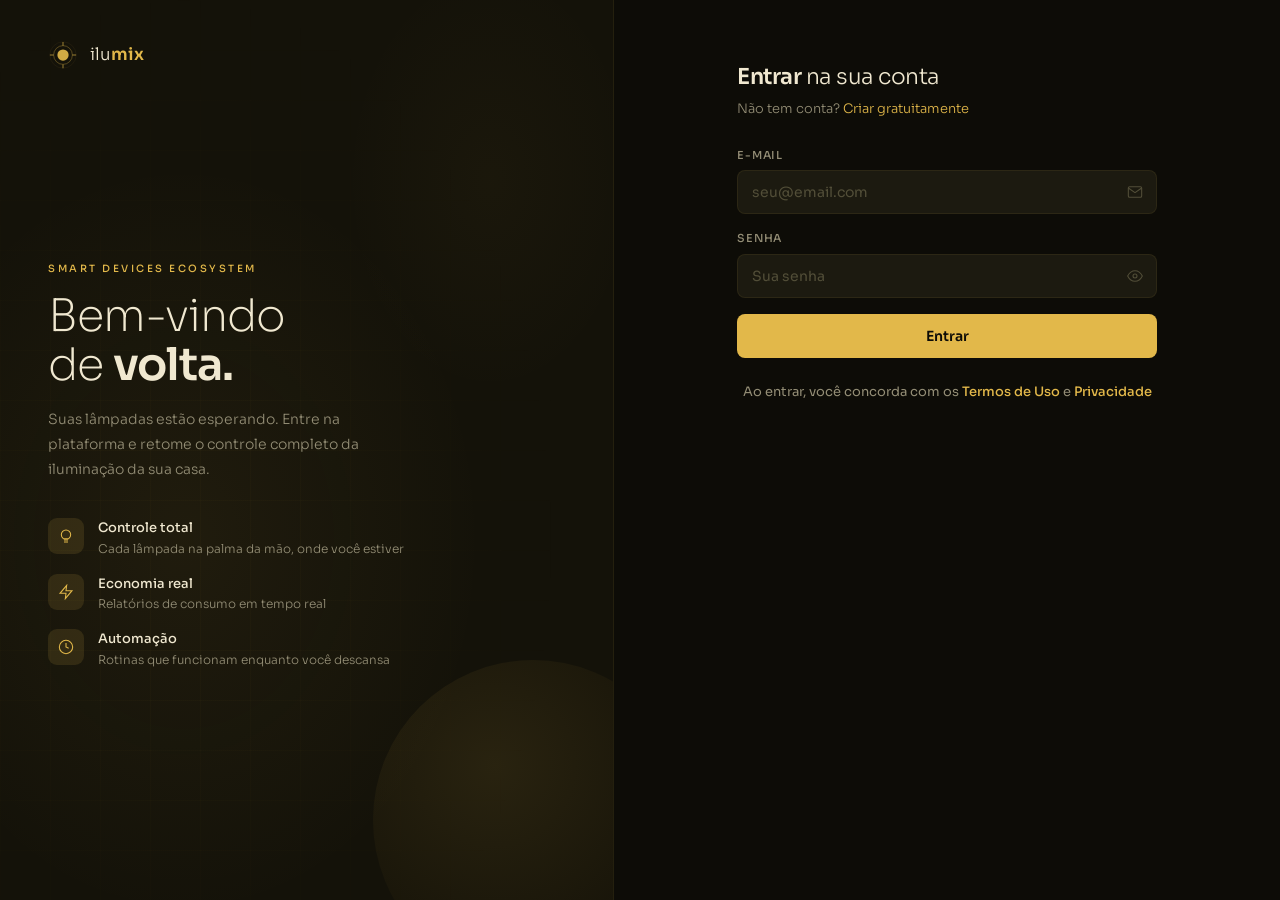
<file: login.html>
<!DOCTYPE html>
<html lang="pt-BR">
<head>
  <meta charset="UTF-8">
  <meta name="viewport" content="width=device-width, initial-scale=1.0">
  <meta name="theme-color" content="#0D0C07">
  <title>Entrar — ilumix</title>
  <link rel="preconnect" href="https://fonts.googleapis.com">
  <link rel="preconnect" href="https://fonts.gstatic.com" crossorigin>
  <link href="https://fonts.googleapis.com/css2?family=Sora:wght@200;300;400;500;600&display=swap" rel="stylesheet">
  <link rel="stylesheet" href="css/variables.css">
  <link rel="stylesheet" href="css/base.css">
  <link rel="stylesheet" href="css/auth.css">
</head>
<body>

<!-- PAINEL ESQUERDO — decorativo -->
<div class="panel-left">
  <div class="panel-bg"></div>
  <div class="panel-grid"></div>
  <div class="panel-orb"></div>

  <div class="panel-logo">
    <a href="landing.html">
      <svg viewBox="0 0 32 32" fill="none">
        <circle cx="16" cy="16" r="6" fill="#E2B84A" opacity=".92"/>
        <circle cx="16" cy="16" r="10" stroke="#E2B84A" stroke-width="1" opacity=".35"/>
        <circle cx="16" cy="16" r="14" stroke="#E2B84A" stroke-width=".5" opacity=".12"/>
        <line x1="16" y1="2"  x2="16" y2="6"  stroke="#E2B84A" stroke-width="1.3" opacity=".55"/>
        <line x1="16" y1="26" x2="16" y2="30" stroke="#E2B84A" stroke-width="1.3" opacity=".55"/>
        <line x1="2"  y1="16" x2="6"  y2="16" stroke="#E2B84A" stroke-width="1.3" opacity=".55"/>
        <line x1="26" y1="16" x2="30" y2="16" stroke="#E2B84A" stroke-width="1.3" opacity=".55"/>
      </svg>
      <div class="panel-logo-text">ilu<b>mix</b></div>
    </a>
  </div>

  <div class="panel-content">
    <div class="panel-eyebrow">Smart Devices Ecosystem</div>
    <h1 class="panel-h1">Bem-vindo<br>de <b>volta.</b></h1>
    <p class="panel-body">Suas lâmpadas estão esperando. Entre na plataforma e retome o controle completo da iluminação da sua casa.</p>
    <div class="features-list">
      <div class="feat-item">
        <div class="feat-item-icon">
          <svg viewBox="0 0 24 24" fill="none" stroke="currentColor" stroke-width="1.6"><path d="M9 21h6m-6-3h6m-3-15a7 7 0 017 7c0 2.5-1.3 4.7-3 6H8c-1.7-1.3-3-3.5-3-6a7 7 0 017-7z"/></svg>
        </div>
        <div>
          <div class="feat-item-title">Controle total</div>
          <div class="feat-item-body">Cada lâmpada na palma da mão, onde você estiver</div>
        </div>
      </div>
      <div class="feat-item">
        <div class="feat-item-icon">
          <svg viewBox="0 0 24 24" fill="none" stroke="currentColor" stroke-width="1.6"><polygon points="13 2 3 14 12 14 11 22 21 10 12 10 13 2"/></svg>
        </div>
        <div>
          <div class="feat-item-title">Economia real</div>
          <div class="feat-item-body">Relatórios de consumo em tempo real</div>
        </div>
      </div>
      <div class="feat-item">
        <div class="feat-item-icon">
          <svg viewBox="0 0 24 24" fill="none" stroke="currentColor" stroke-width="1.6"><circle cx="12" cy="12" r="10"/><polyline points="12 6 12 12 16 14"/></svg>
        </div>
        <div>
          <div class="feat-item-title">Automação</div>
          <div class="feat-item-body">Rotinas que funcionam enquanto você descansa</div>
        </div>
      </div>
    </div>
  </div>
</div>

<!-- PAINEL DIREITO — formulário -->
<div class="panel-right">
  <div class="form-wrap">

    <!-- Tela de sucesso (oculta por padrão) -->
    <div class="success-msg" id="success-msg">
      <div class="success-icon">
        <svg viewBox="0 0 24 24" fill="none" stroke="currentColor" stroke-width="2.5"><polyline points="20 6 9 17 4 12"/></svg>
      </div>
      <div class="success-msg__title">Bem-vindo de volta!</div>
      <div class="success-msg__sub">Redirecionando para o painel...</div>
      <div class="flex-center"><div class="spinner spinner--lg spinner--amber"></div></div>
    </div>

    <!-- Formulário de login -->
    <div id="login-form-wrap">
      <div class="form-header">
        <div class="form-title"><b>Entrar</b> na sua conta</div>
        <div class="form-sub">Não tem conta? <a href="cadastro.html">Criar gratuitamente</a></div>
      </div>

      <form id="login-form" novalidate>
        <div class="field">
          <label>E-mail</label>
          <div class="field-input-wrap">
            <input type="email" id="email" placeholder="seu@email.com" autocomplete="email">
            <div class="field-icon">
              <svg viewBox="0 0 24 24" fill="none" stroke="currentColor" stroke-width="1.6"><path d="M4 4h16c1.1 0 2 .9 2 2v12c0 1.1-.9 2-2 2H4c-1.1 0-2-.9-2-2V6c0-1.1.9-2 2-2z"/><polyline points="22,6 12,13 2,6"/></svg>
            </div>
          </div>
          <div class="field-error" id="email-error">Informe um e-mail válido</div>
        </div>

        <div class="field">
          <label>Senha</label>
          <div class="field-input-wrap">
            <input type="password" id="password" placeholder="Sua senha" autocomplete="current-password">
            <div class="field-icon field-eye" id="toggle-pw">
              <svg id="eye-icon" viewBox="0 0 24 24" fill="none" stroke="currentColor" stroke-width="1.6">
                <path d="M1 12s4-8 11-8 11 8 11 8-4 8-11 8-11-8-11-8z"/>
                <circle cx="12" cy="12" r="3"/>
              </svg>
            </div>
          </div>
          <div class="field-error" id="pw-error">Informe sua senha</div>
        </div>

        <button type="submit" class="btn-submit" id="btn-login">
          <span id="btn-login-text">Entrar</span>
        </button>
      </form>

      <div class="form-footer">
        Ao entrar, você concorda com os <a href="#" id="link-terms">Termos de Uso</a> e <a href="#" id="link-privacy">Privacidade</a>
      </div>
    </div>

  </div>
</div>

<!-- MODAL — Esqueceu a senha -->
<div class="auth-modal" id="modal-forgot">
  <div class="auth-modal__box">
    <button class="auth-modal__close" data-close="modal-forgot">&#x2715;</button>
    <div class="auth-modal__title">Recuperar senha</div>
    <div class="auth-modal__body">
      <div class="auth-modal__info">
        <div class="auth-modal__info-icon">
          <svg viewBox="0 0 24 24" fill="none" stroke="currentColor" stroke-width="1.6"><path d="M4 4h16c1.1 0 2 .9 2 2v12c0 1.1-.9 2-2 2H4c-1.1 0-2-.9-2-2V6c0-1.1.9-2 2-2z"/><polyline points="22,6 12,13 2,6"/></svg>
        </div>
        <div>
          <div class="auth-modal__info-title">Enviamos um link para o seu e-mail</div>
          <div class="auth-modal__info-text">Digite o e-mail cadastrado na sua conta e enviaremos um link para você redefinir a sua senha.</div>
        </div>
      </div>
      <div class="field">
        <label>E-mail cadastrado</label>
        <div class="field-input-wrap">
          <input type="email" id="forgot-email" placeholder="seu@email.com" autocomplete="email">
        </div>
      </div>
      <button class="auth-modal__btn" id="btn-forgot-send">Enviar link de recuperação</button>
    </div>
  </div>
</div>

<!-- MODAL — Termos de Uso -->
<div class="auth-modal" id="modal-terms">
  <div class="auth-modal__box">
    <button class="auth-modal__close" data-close="modal-terms">&#x2715;</button>
    <div class="auth-modal__title">Termos de Uso</div>
    <div class="auth-modal__body">
      <p>Ao utilizar a plataforma <strong>Ilumix</strong>, você concorda com os seguintes termos:</p>
      <p><strong>1. Uso permitido</strong><br>O serviço destina-se exclusivamente ao controle de dispositivos de iluminação cadastrados pelo próprio usuário. É proibido o uso para fins ilícitos ou que causem danos a terceiros.</p>
      <p><strong>2. Conta e segurança</strong><br>Você é responsável por manter a confidencialidade de suas credenciais. Notifique-nos imediatamente em caso de acesso não autorizado.</p>
      <p><strong>3. Dados dos dispositivos</strong><br>Os dados de uso e consumo coletados pelos dispositivos são armazenados em nossos servidores e utilizados exclusivamente para exibição no painel do usuário.</p>
      <p><strong>4. Disponibilidade</strong><br>O serviço é fornecido "como está". Não garantimos disponibilidade ininterrupta e nos reservamos o direito de realizar manutenções programadas.</p>
      <p><strong>5. Alterações</strong><br>Estes termos podem ser atualizados a qualquer momento. O uso continuado da plataforma implica aceitação das novas condições.</p>
      <button class="auth-modal__btn" data-close="modal-terms">Entendido</button>
    </div>
  </div>
</div>

<!-- MODAL — Privacidade -->
<div class="auth-modal" id="modal-privacy">
  <div class="auth-modal__box">
    <button class="auth-modal__close" data-close="modal-privacy">&#x2715;</button>
    <div class="auth-modal__title">Política de Privacidade</div>
    <div class="auth-modal__body">
      <p>A <strong>Ilumix</strong> valoriza a privacidade dos seus usuários. Esta política descreve como coletamos e utilizamos seus dados.</p>
      <p><strong>1. Dados coletados</strong><br>Coletamos nome, e-mail, endereço e dados de uso dos dispositivos cadastrados na plataforma.</p>
      <p><strong>2. Uso dos dados</strong><br>Seus dados são utilizados exclusivamente para: autenticação na plataforma, exibição de relatórios de consumo e comunicação sobre o serviço.</p>
      <p><strong>3. Compartilhamento</strong><br>Não vendemos nem compartilhamos seus dados pessoais com terceiros, exceto quando exigido por lei.</p>
      <p><strong>4. Armazenamento</strong><br>Os dados são armazenados em servidores seguros com criptografia em repouso e em trânsito (HTTPS/TLS).</p>
      <p><strong>5. Seus direitos</strong><br>Você pode solicitar a exclusão da sua conta e todos os dados associados a qualquer momento, diretamente nas configurações da conta.</p>
      <p><strong>6. Contato</strong><br>Dúvidas sobre privacidade? Entre em contato: <em>privacidade@ilumix.com.br</em></p>
      <button class="auth-modal__btn" data-close="modal-privacy">Entendido</button>
    </div>
  </div>
</div>

<script src="js/api.js"></script>
<script src="js/login.js"></script>
</body>
</html>
</file>
<file: css/variables.css>
:root {
  --amber:       #E2B84A;
  --amber-warm:  #D4A832;
  --amber-deep:  #C49020;
  --amber-soft:  #EDD070;
  --amber-dim:   rgba(226,184,74,0.12);
  --amber-glow:  rgba(226,184,74,0.35);

  --linen:       #F0E8D0;
  --linen-dim:   rgba(240,232,208,0.55);

  --dark-0:  #0D0C07;
  --dark-1:  #141209;
  --dark-2:  #1C1A10;
  --dark-3:  #232115;
  --dark-4:  #2E2C1C;
  --dark-5:  #3A3822;

  --text-hi:    #F0E8D0;
  --text-mid:   #948E76;
  --text-lo:    #524E38;

  --green:     #5BAD6A;
  --green-dim: rgba(91,173,106,0.14);
  --red:       #B56060;
  --red-dim:   rgba(181,96,96,0.14);
  --blue:      #5B9FD4;
  --purple:    #8B72D4;

  --border:        rgba(226,184,74,0.08);
  --border-hover:  rgba(226,184,74,0.20);
  --border-active: rgba(226,184,74,0.38);

  --r-sm:   6px;
  --r-md:   10px;
  --r-lg:   14px;
  --r-xl:   18px;
  --r-full: 999px;

  --sp-1:  4px;
  --sp-2:  8px;
  --sp-3:  12px;
  --sp-4:  16px;
  --sp-5:  20px;
  --sp-6:  24px;
  --sp-8:  32px;
  --sp-10: 40px;

  --font: 'Sora', system-ui, sans-serif;

  --sidebar-w: 220px;
  --topnav-h:  56px;

  --ease: 0.18s ease;
  --ease-slow: 0.38s ease;
}
</file>
<file: css/base.css>
*, *::before, *::after { box-sizing: border-box; margin: 0; padding: 0; }

html { font-size: 16px; -webkit-text-size-adjust: 100%; height: 100%; }

body {
  font-family: var(--font);
  font-size: 14px;
  font-weight: 400;
  line-height: 1.5;
  background: var(--dark-0);
  color: var(--text-hi);
  min-height: 100%;
  overflow-x: hidden;
  -webkit-font-smoothing: antialiased;
}

a { text-decoration: none; color: inherit; }
button { font-family: var(--font); cursor: pointer; border: none; background: none; }
input, select, textarea { font-family: var(--font); outline: none; }
ul, ol { list-style: none; }
img, svg { display: block; max-width: 100%; }

/* ── Scrollbar ── */
::-webkit-scrollbar { width: 3px; height: 3px; }
::-webkit-scrollbar-track { background: transparent; }
::-webkit-scrollbar-thumb { background: rgba(226,184,74,0.15); border-radius: 2px; }

/* ── Utility ── */
.sr-only { position: absolute; width: 1px; height: 1px; overflow: hidden; clip: rect(0,0,0,0); }

/* ── Animations ── */
@keyframes fadeUp {
  from { opacity: 0; transform: translateY(10px); }
  to   { opacity: 1; transform: translateY(0); }
}
@keyframes pulseRing {
  0%,100% { opacity: 0.2; transform: scale(1); }
  50%      { opacity: 0.55; transform: scale(1.05); }
}
@keyframes glowPulse {
  0%,100% { box-shadow: 0 0 12px var(--amber-glow); }
  50%      { box-shadow: 0 0 32px var(--amber-glow), 0 0 64px rgba(226,184,74,0.12); }
}
@keyframes recPulse {
  0%,100% { box-shadow: 0 0 0 0 rgba(255,60,60,0.35); }
  50%      { box-shadow: 0 0 0 7px rgba(255,60,60,0); }
}
@keyframes blink {
  0%,100% { opacity: 1; } 50% { opacity: 0; }
}
@keyframes toastIn {
  from { opacity: 0; transform: translateX(-50%) translateY(12px); }
  to   { opacity: 1; transform: translateX(-50%) translateY(0); }
}
@keyframes spin {
  to { transform: rotate(360deg); }
}
</file>
<file: css/auth.css>
/* ============================================================
   ILUMIX — Estilos das páginas de autenticação
   Usado por: login.html e cadastro.html
   ============================================================ */

/* Layout base das páginas de autenticação */
body {
  display: flex;
  min-height: 100vh;
}

a {
  text-decoration: none;
  color: inherit;
}

/* ── PAINEL ESQUERDO ─────────────────────────────────────── */
.panel-left {
  width: 48%;
  background: var(--dark-1);
  border-right: 1px solid var(--border);
  display: flex;
  flex-direction: column;
  padding: 40px 48px;
  position: sticky;
  top: 0;
  height: 100vh;
  overflow: hidden;
}

/* Gradiente de fundo decorativo */
.panel-bg {
  position: absolute;
  inset: 0;
  pointer-events: none;
  background:
    radial-gradient(ellipse 70% 60% at 30% 60%, rgba(226,184,74,0.06) 0%, transparent 70%),
    radial-gradient(ellipse 40% 40% at 80% 20%, rgba(226,184,74,0.03) 0%, transparent 60%);
}

/* Grade sutil de linhas decorativas */
.panel-grid {
  position: absolute;
  inset: 0;
  pointer-events: none;
  background-image:
    linear-gradient(rgba(226,184,74,0.025) 1px, transparent 1px),
    linear-gradient(90deg, rgba(226,184,74,0.025) 1px, transparent 1px);
  background-size: 50px 50px;
  mask-image: radial-gradient(ellipse 80% 80% at 30% 60%, black 20%, transparent 80%);
}

/* Orbe decorativo (login) */
.panel-orb {
  position: absolute;
  bottom: -80px;
  right: -80px;
  width: 320px;
  height: 320px;
  border-radius: 50%;
  background: radial-gradient(circle at 38% 33%, rgba(226,184,74,0.1), rgba(196,144,32,0.03) 60%, transparent 100%);
  pointer-events: none;
}

/* Logo no topo do painel esquerdo */
.panel-logo {
  display: flex;
  align-items: center;
  gap: 12px;
  position: relative;
  z-index: 1;
  margin-bottom: auto;
}

.panel-logo a {
  display: flex;
  align-items: center;
  gap: 12px;
}

.panel-logo svg {
  width: 30px;
  height: 30px;
}

.panel-logo-text {
  font-size: 17px;
  font-weight: 300;
  color: var(--text-hi);
}

.panel-logo-text b {
  font-weight: 600;
  color: var(--amber);
}

/* Conteúdo centralizado verticalmente */
.panel-content {
  flex: 1;
  display: flex;
  flex-direction: column;
  justify-content: center;
  padding: 40px 0;
  position: relative;
  z-index: 1;
}

.panel-eyebrow {
  font-size: 10px;
  font-weight: 500;
  letter-spacing: 2.5px;
  text-transform: uppercase;
  color: var(--amber);
  margin-bottom: 16px;
}

.panel-h1 {
  font-size: clamp(26px, 3.5vw, 48px);
  font-weight: 200;
  letter-spacing: -1px;
  line-height: 1.1;
  color: var(--text-hi);
  margin-bottom: 16px;
}

.panel-h1 b {
  font-weight: 600;
}

.panel-body {
  font-size: 14px;
  font-weight: 300;
  color: var(--text-mid);
  line-height: 1.8;
  max-width: 360px;
  margin-bottom: 36px;
}

/* Lista de funcionalidades (login) */
.features-list {
  display: flex;
  flex-direction: column;
  gap: 16px;
}

.feat-item {
  display: flex;
  align-items: flex-start;
  gap: 14px;
}

.feat-item-icon {
  width: 36px;
  height: 36px;
  background: var(--amber-dim);
  border-radius: 9px;
  display: flex;
  align-items: center;
  justify-content: center;
  flex-shrink: 0;
  color: var(--amber);
}

.feat-item-icon svg {
  width: 16px;
  height: 16px;
}

.feat-item-title {
  font-size: 13px;
  font-weight: 500;
  color: var(--text-hi);
  margin-bottom: 2px;
}

.feat-item-body {
  font-size: 12px;
  font-weight: 300;
  color: var(--text-mid);
}

/* Indicador de passos (cadastro) */
.steps {
  display: flex;
  gap: 0;
  position: relative;
}

.steps::before {
  content: '';
  position: absolute;
  top: 16px;
  left: 0;
  right: 0;
  height: 1px;
  background: var(--border);
  z-index: 0;
}

.step-item {
  flex: 1;
  display: flex;
  flex-direction: column;
  align-items: center;
  gap: 10px;
  position: relative;
  z-index: 1;
}

.step-num {
  width: 32px;
  height: 32px;
  border-radius: 50%;
  background: var(--dark-3);
  border: 1px solid var(--border);
  display: flex;
  align-items: center;
  justify-content: center;
  font-size: 12px;
  font-weight: 600;
  color: var(--text-lo);
  transition: all 0.3s;
}

.step-num.done   { background: var(--amber); border-color: var(--amber); color: var(--dark-0); }
.step-num.active { background: var(--dark-4); border-color: var(--amber); color: var(--amber); }

.step-label {
  font-size: 10px;
  font-weight: 500;
  letter-spacing: 1px;
  text-transform: uppercase;
  color: var(--text-lo);
  text-align: center;
  transition: color 0.3s;
}

.step-label.active { color: var(--amber); }
.step-label.done   { color: var(--text-mid); }

/* Benefícios (cadastro) */
.panel-benefits {
  margin-top: 40px;
  display: flex;
  flex-direction: column;
  gap: 14px;
}

.benefit {
  display: flex;
  align-items: center;
  gap: 12px;
  font-size: 13px;
  font-weight: 300;
  color: var(--text-mid);
}

.benefit svg {
  width: 14px;
  height: 14px;
  color: var(--green);
  flex-shrink: 0;
}

/* ── PAINEL DIREITO (formulário) ─────────────────────────── */
.panel-right {
  flex: 1;
  display: flex;
  align-items: flex-start;
  justify-content: center;
  padding: 40px 48px;
  overflow-y: auto;
  min-height: 100vh;
}

.form-wrap {
  width: 100%;
  max-width: 420px;
  padding: 20px 0;
}

.form-header {
  margin-bottom: 28px;
}

.form-title {
  font-size: 22px;
  font-weight: 300;
  color: var(--text-hi);
  letter-spacing: -0.5px;
  margin-bottom: 6px;
}

.form-title b {
  font-weight: 600;
}

.form-sub {
  font-size: 13px;
  font-weight: 300;
  color: var(--text-mid);
}

.form-sub a {
  color: var(--amber);
}

/* Barra de progresso (cadastro) */
.progress-wrap {
  margin-bottom: 28px;
}

.progress-bar {
  height: 2px;
  background: var(--dark-4);
  border-radius: 1px;
  overflow: hidden;
}

.progress-fill {
  height: 100%;
  background: linear-gradient(90deg, var(--amber-deep), var(--amber-soft));
  border-radius: 1px;
  transition: width 0.4s ease;
}

.progress-label {
  font-size: 11px;
  color: var(--text-lo);
  margin-top: 6px;
}

/* Painéis de passo (cadastro) */
.step-panel          { display: none; }
.step-panel.is-active { display: block; animation: fadeIn 0.3s ease; }

@keyframes fadeIn {
  from { opacity: 0; transform: translateY(8px); }
  to   { opacity: 1; transform: translateY(0); }
}

/* ── CAMPOS DE FORMULÁRIO ────────────────────────────────── */
.field {
  margin-bottom: 16px;
}

.field label {
  display: block;
  font-size: 11px;
  font-weight: 500;
  letter-spacing: 0.8px;
  text-transform: uppercase;
  color: var(--text-mid);
  margin-bottom: 7px;
}

.field-row {
  display: grid;
  grid-template-columns: 1fr 1fr;
  gap: 12px;
}

.field-input-wrap {
  position: relative;
}

.field input,
.field select {
  width: 100%;
  background: var(--dark-2);
  border: 1px solid var(--border);
  border-radius: 8px;
  padding: 12px 44px 12px 14px;
  color: var(--text-hi);
  font-size: 14px;
  font-family: var(--font);
  transition: border-color var(--ease), background var(--ease);
  appearance: none;
}

.field input::placeholder,
.field select::placeholder {
  color: var(--text-lo);
}

.field input:focus,
.field select:focus {
  border-color: var(--border-active);
  background: var(--dark-3);
  outline: none;
}

.field input.is-error,
.field select.is-error {
  border-color: var(--red);
}

.field input.is-ok {
  border-color: rgba(91, 173, 106, 0.5);
}

.field input[disabled] {
  opacity: 0.5;
  cursor: not-allowed;
}

/* Ícone dentro do campo */
.field-icon {
  position: absolute;
  right: 14px;
  top: 50%;
  transform: translateY(-50%);
  color: var(--text-lo);
  pointer-events: none;
}

.field-icon svg {
  width: 16px;
  height: 16px;
}

/* Botão de mostrar/ocultar senha */
.field-eye {
  pointer-events: all;
  cursor: pointer;
  transition: color var(--ease);
}

.field-eye:hover {
  color: var(--text-mid);
}

/* Mensagem de erro abaixo do campo */
.field-error {
  font-size: 11px;
  color: var(--red);
  margin-top: 5px;
  display: none;
}

.field-error.is-visible {
  display: block;
}

.field-hint {
  font-size: 11px;
  color: var(--text-lo);
  margin-top: 4px;
}

/* Status de busca de CEP */
.field-cep-status {
  display: none;
  align-items: center;
  gap: 6px;
  font-size: 11px;
  color: var(--text-mid);
  margin-top: 5px;
}

.field-cep-status.is-visible {
  display: flex;
}

/* Bloco de endereço preenchido automaticamente */
.address-block {
  background: var(--dark-3);
  border: 1px solid var(--border);
  border-radius: 8px;
  padding: 14px;
  margin-top: 14px;
  display: none;
}

.address-block.is-visible {
  display: block;
  animation: fadeIn 0.3s ease;
}

.address-block-title {
  font-size: 10px;
  font-weight: 500;
  letter-spacing: 1.5px;
  text-transform: uppercase;
  color: var(--text-mid);
  margin-bottom: 12px;
  display: flex;
  align-items: center;
  gap: 6px;
}

.address-block-title svg {
  width: 12px;
  height: 12px;
  color: var(--green);
}

.addr-row {
  display: flex;
  align-items: center;
  gap: 8px;
  margin-bottom: 8px;
  font-size: 13px;
  color: var(--text-mid);
}

.addr-row:last-child {
  margin-bottom: 0;
}

.addr-key {
  min-width: 70px;
  font-size: 11px;
  font-weight: 500;
  letter-spacing: 0.5px;
  color: var(--text-lo);
}

.addr-val {
  color: var(--text-hi);
  font-weight: 400;
}

/* Manual address fields toggle */
.address-manual {
  display: none;
  margin-top: 14px;
}

.address-manual.is-visible {
  display: block;
}

/* Indicador de força da senha */
.pw-strength {
  display: none;
  margin-top: 8px;
}

.pw-strength.is-visible {
  display: block;
}

.pw-strength-bar {
  height: 3px;
  background: var(--dark-4);
  border-radius: 2px;
  overflow: hidden;
  margin-bottom: 5px;
}

.pw-strength-fill {
  height: 100%;
  border-radius: 2px;
  transition: width 0.3s, background 0.3s;
}

.pw-strength-label {
  font-size: 11px;
}

/* Link "esqueceu a senha" */
.forgot {
  text-align: right;
  margin-top: -6px;
  margin-bottom: 18px;
}

.forgot a {
  font-size: 12px;
  color: var(--text-mid);
  transition: color var(--ease);
}

.forgot a:hover {
  color: var(--amber);
}

/* Aceite dos termos */
.terms-check {
  display: flex;
  align-items: flex-start;
  gap: 10px;
  margin-top: 18px;
  margin-bottom: 18px;
  cursor: pointer;
}

.terms-check input {
  width: 16px;
  height: 16px;
  accent-color: var(--amber);
  flex-shrink: 0;
  margin-top: 1px;
  cursor: pointer;
  padding: 0;
}

.terms-check span {
  font-size: 12px;
  font-weight: 300;
  color: var(--text-mid);
  line-height: 1.6;
}

.terms-check a {
  color: var(--amber);
}

/* ── BOTÕES ──────────────────────────────────────────────── */
.btn-submit {
  width: 100%;
  padding: 13px;
  background: var(--amber);
  border: none;
  border-radius: 8px;
  font-size: 14px;
  font-weight: 600;
  color: var(--dark-0);
  cursor: pointer;
  font-family: var(--font);
  transition: all var(--ease);
  display: flex;
  align-items: center;
  justify-content: center;
  gap: 8px;
  margin-bottom: 20px;
}

.btn-submit:hover {
  background: var(--amber-soft);
  transform: translateY(-1px);
  box-shadow: 0 6px 24px rgba(226, 184, 74, 0.2);
}

.btn-submit:active {
  transform: translateY(0);
}

.btn-submit.is-loading {
  opacity: 0.7;
  cursor: not-allowed;
}

/* Navegação entre passos */
.form-nav {
  display: flex;
  gap: 12px;
  margin-top: 24px;
}

.btn-back {
  flex: 1;
  padding: 12px;
  background: var(--dark-3);
  border: 1px solid var(--border);
  border-radius: 8px;
  font-size: 13px;
  font-weight: 500;
  color: var(--text-mid);
  cursor: pointer;
  font-family: var(--font);
  transition: all var(--ease);
}

.btn-back:hover {
  border-color: var(--border-hover);
  color: var(--text-hi);
}

.btn-next {
  flex: 2;
  padding: 12px;
  background: var(--amber);
  border: none;
  border-radius: 8px;
  font-size: 13px;
  font-weight: 600;
  color: var(--dark-0);
  cursor: pointer;
  font-family: var(--font);
  transition: all var(--ease);
  display: flex;
  align-items: center;
  justify-content: center;
  gap: 8px;
}

.btn-next:hover {
  background: var(--amber-soft);
}

.btn-next.is-loading {
  opacity: 0.7;
  cursor: not-allowed;
}

/* Separador "ou continue com" */
.divider-text {
  display: flex;
  align-items: center;
  gap: 12px;
  margin-bottom: 20px;
}

.divider-text::before,
.divider-text::after {
  content: '';
  flex: 1;
  height: 1px;
  background: var(--border);
}

.divider-text span {
  font-size: 11px;
  color: var(--text-lo);
  white-space: nowrap;
}

.btn-social {
  width: 100%;
  padding: 11px;
  background: var(--dark-2);
  border: 1px solid var(--border);
  border-radius: 8px;
  font-size: 13px;
  font-weight: 400;
  color: var(--text-mid);
  cursor: pointer;
  font-family: var(--font);
  transition: all var(--ease);
  display: flex;
  align-items: center;
  justify-content: center;
  gap: 10px;
  margin-bottom: 10px;
}

.btn-social:hover {
  border-color: var(--border-hover);
  color: var(--text-hi);
}

/* Rodapé do formulário */
.form-footer {
  text-align: center;
  font-size: 13px;
  color: var(--text-mid);
  margin-top: 24px;
}

.form-footer a {
  color: var(--amber);
  font-weight: 500;
}

/* ── ESTADOS DE SUCESSO ──────────────────────────────────── */
.success-msg {
  display: none;
  text-align: center;
  padding: 32px 0;
}

.success-msg.is-visible {
  display: block;
}

.success-icon {
  width: 64px;
  height: 64px;
  border-radius: 50%;
  background: var(--amber-dim);
  display: flex;
  align-items: center;
  justify-content: center;
  margin: 0 auto 20px;
  color: var(--amber);
}

.success-icon svg {
  width: 28px;
  height: 28px;
}

.success-msg__title {
  font-size: 22px;
  font-weight: 300;
  color: var(--text-hi);
  margin-bottom: 8px;
}

.success-msg__sub {
  font-size: 14px;
  color: var(--text-mid);
  margin-bottom: 32px;
}

.success-screen {
  display: none;
  text-align: center;
  padding: 48px 0;
}

.success-screen.is-visible {
  display: block;
  animation: fadeIn 0.5s ease;
}

.success-orb {
  width: 80px;
  height: 80px;
  border-radius: 50%;
  background: radial-gradient(circle at 38% 33%, var(--amber-soft), var(--amber-deep) 65%);
  margin: 0 auto 24px;
  box-shadow: 0 0 32px var(--amber-glow);
  animation: glowPulse 3s ease-in-out infinite;
}

.success-screen__title {
  font-size: 24px;
  font-weight: 300;
  color: var(--text-hi);
  margin-bottom: 8px;
}

.success-screen__sub {
  font-size: 14px;
  color: var(--text-mid);
  margin-bottom: 8px;
}

.success-screen__hint {
  font-size: 13px;
  color: var(--text-lo);
  margin-bottom: 36px;
}

/* Caixa de erro da API */
.api-error {
  color: var(--red);
  font-size: 13px;
  margin-bottom: 12px;
  padding: 10px 14px;
  background: var(--red-dim);
  border-radius: 8px;
  border: 1px solid rgba(181, 96, 96, 0.2);
}

/* ── UTILITÁRIOS ─────────────────────────────────────────── */
.is-hidden  { display: none !important; }
.flex-center { display: flex; justify-content: center; align-items: center; }

/* Variantes do spinner */
.spinner {
  border-radius: 50%;
  border-style: solid;
  animation: spin 0.7s linear infinite;
  flex-shrink: 0;
}

.spinner--sm    { width: 12px; height: 12px; border-width: 2px; }
.spinner--md    { width: 16px; height: 16px; border-width: 2px; }
.spinner--lg    { width: 24px; height: 24px; border-width: 2px; }
.spinner--amber { border-color: rgba(226,184,74,0.2); border-top-color: var(--amber); }
.spinner--dark  { border-color: rgba(13,12,7,0.3);   border-top-color: var(--dark-0); }

/* ── MODAL (termos, esqueceu senha — páginas de auth) ────── */
.auth-modal {
  display: none;
  position: fixed;
  inset: 0;
  z-index: 200;
  background: rgba(13,12,7,0.88);
  align-items: center;
  justify-content: center;
  padding: 24px;
}

.auth-modal.is-open { display: flex; animation: fadeIn 0.2s ease; }

.auth-modal__box {
  background: var(--dark-2);
  border: 1px solid var(--border-hover);
  border-radius: 16px;
  padding: 32px;
  width: 100%;
  max-width: 520px;
  max-height: 80vh;
  overflow-y: auto;
  position: relative;
}

.auth-modal__title {
  font-size: 18px;
  font-weight: 600;
  color: var(--text-hi);
  margin-bottom: 20px;
  padding-right: 28px;
}

.auth-modal__close {
  position: absolute;
  top: 20px;
  right: 20px;
  background: none;
  border: none;
  color: var(--text-lo);
  cursor: pointer;
  font-size: 22px;
  line-height: 1;
  padding: 0;
  transition: color var(--ease);
}

.auth-modal__close:hover { color: var(--text-hi); }

.auth-modal__body {
  font-size: 13px;
  font-weight: 300;
  color: var(--text-mid);
  line-height: 1.8;
}

.auth-modal__body h3 {
  font-size: 13px;
  font-weight: 600;
  color: var(--text-hi);
  margin: 20px 0 8px;
}

.auth-modal__body p {
  margin-bottom: 12px;
}

.auth-modal__btn {
  width: 100%;
  margin-top: 24px;
  padding: 12px;
  background: var(--amber);
  border: none;
  border-radius: 8px;
  font-size: 14px;
  font-weight: 600;
  color: var(--dark-0);
  cursor: pointer;
  font-family: var(--font);
  transition: background var(--ease);
}

.auth-modal__btn:hover { background: var(--amber-soft); }

/* Aviso "funcionalidade em breve" */
.auth-modal__info {
  background: var(--dark-3);
  border: 1px solid var(--border);
  border-radius: 10px;
  padding: 20px;
  text-align: center;
}

.auth-modal__info-icon {
  font-size: 32px;
  margin-bottom: 12px;
}

.auth-modal__info-title {
  font-size: 15px;
  font-weight: 600;
  color: var(--text-hi);
  margin-bottom: 8px;
}

.auth-modal__info-text {
  font-size: 13px;
  color: var(--text-mid);
  line-height: 1.7;
}

/* ── SELEÇÃO DE PLANO (passo 4 do cadastro) ──────────────── */
.plan-cards {
  display: grid;
  grid-template-columns: repeat(3, 1fr);
  gap: 10px;
  margin-bottom: 20px;
}

.plan-card {
  background: var(--dark-2);
  border: 2px solid var(--border);
  border-radius: 12px;
  padding: 18px 12px;
  cursor: pointer;
  transition: all 0.2s;
  text-align: center;
  position: relative;
}

.plan-card:hover { border-color: var(--border-hover); }

.plan-card.is-selected {
  border-color: var(--amber);
  background: var(--dark-3);
}

.plan-card.is-selected::after {
  content: '✓';
  position: absolute;
  top: -9px;
  right: -9px;
  width: 22px;
  height: 22px;
  background: var(--amber);
  border-radius: 50%;
  color: var(--dark-0);
  font-size: 11px;
  font-weight: 700;
  display: flex;
  align-items: center;
  justify-content: center;
}

.plan-card__name {
  font-size: 9px;
  font-weight: 600;
  letter-spacing: 1.5px;
  text-transform: uppercase;
  color: var(--text-mid);
  margin-bottom: 8px;
}

.plan-card__price {
  font-size: 22px;
  font-weight: 200;
  color: var(--text-hi);
  letter-spacing: -0.5px;
  margin-bottom: 2px;
}

.plan-card__price b { font-weight: 600; }

.plan-card__period {
  font-size: 9px;
  color: var(--text-lo);
  margin-bottom: 10px;
  min-height: 12px;
}

.plan-card__badge {
  display: inline-block;
  background: var(--amber);
  color: var(--dark-0);
  font-size: 8px;
  font-weight: 700;
  letter-spacing: 1px;
  text-transform: uppercase;
  padding: 3px 8px;
  border-radius: 999px;
}

/* ── CARTÃO DE CRÉDITO ────────────────────────────────────── */
.cc-form {
  display: none;
  margin-top: 16px;
  padding: 20px;
  background: var(--dark-3);
  border: 1px solid var(--border);
  border-radius: 12px;
  animation: fadeIn 0.3s ease;
}

.cc-form.is-visible { display: block; }

.cc-form__header {
  display: flex;
  align-items: center;
  justify-content: space-between;
  margin-bottom: 16px;
}

.cc-form__title {
  font-size: 10px;
  font-weight: 600;
  letter-spacing: 1.5px;
  text-transform: uppercase;
  color: var(--text-mid);
}

.cc-brands {
  display: flex;
  gap: 5px;
}

.cc-brand {
  padding: 3px 7px;
  background: var(--dark-4);
  border-radius: 4px;
  font-size: 9px;
  font-weight: 700;
  color: var(--text-lo);
  letter-spacing: 0.5px;
}

.cc-row {
  display: grid;
  grid-template-columns: 1fr 1fr;
  gap: 12px;
}

.cc-notice {
  margin-top: 12px;
  font-size: 10px;
  color: var(--text-lo);
  text-align: center;
  display: flex;
  align-items: center;
  justify-content: center;
  gap: 4px;
}

/* ── RESPONSIVO ──────────────────────────────────────────── */
@media (max-width: 900px) {
  .panel-left  { display: none; }
  .panel-right { padding: 32px 24px; }
}

@media (max-width: 480px) {
  .panel-right { padding: 24px 16px; }
  .field-row   { grid-template-columns: 1fr; }
}
</file>
<file: css/landing.css>
/* ============================================================
   ILUMIX — Estilos da Landing Page
   ============================================================ */

html { scroll-behavior: smooth; }

/* ── NAV ── */
nav {
  position: fixed; top: 0; left: 0; right: 0; z-index: 100;
  display: flex; align-items: center; justify-content: space-between;
  padding: 0 6vw; height: 68px;
  background: rgba(13,12,7,0.85);
  border-bottom: 1px solid var(--border);
  backdrop-filter: blur(12px);
  transition: background 0.3s;
}

.nav-logo { display: flex; align-items: center; gap: 12px; }
.nav-logo svg { width: 32px; height: 32px; }
.nav-logo-text { font-size: 18px; font-weight: 300; letter-spacing: -0.3px; }
.nav-logo-text b { font-weight: 600; color: var(--amber); }

.nav-links { display: flex; align-items: center; gap: 32px; }
.nav-links a { font-size: 13px; font-weight: 400; color: var(--text-mid); transition: color var(--ease); }
.nav-links a:hover { color: var(--text-hi); }

.nav-cta { display: flex; align-items: center; gap: 12px; }

.btn-ghost {
  padding: 8px 18px; border: 1px solid var(--border-hover); border-radius: 6px;
  font-size: 12px; font-weight: 500; color: var(--text-mid);
  cursor: pointer; transition: all var(--ease); font-family: var(--font); background: transparent;
}
.btn-ghost:hover { border-color: var(--amber); color: var(--amber); }

.btn-amber {
  padding: 8px 20px; background: var(--amber); border: none; border-radius: 6px;
  font-size: 12px; font-weight: 600; color: var(--dark-0);
  cursor: pointer; transition: all var(--ease); font-family: var(--font);
}
.btn-amber:hover { background: var(--amber-soft); }

.nav-mobile-toggle { display: none; background: none; border: none; cursor: pointer; color: var(--text-mid); }

/* ── MOBILE MENU ── */
#mobile-menu {
  display: none;
  position: fixed; inset: 0; z-index: 99;
  background: var(--dark-1);
  padding: 80px 6vw 40px;
  flex-direction: column;
  gap: 8px;
}
#mobile-menu.is-open { display: flex !important; }

.mobile-menu__link {
  padding: 16px 0;
  font-size: 18px; font-weight: 300;
  color: var(--text-hi);
  border-bottom: 1px solid var(--border);
}

.mobile-menu__cta {
  margin-top: 32px;
  display: flex; flex-direction: column; gap: 12px;
}

.mobile-menu .btn-ghost,
.mobile-menu .btn-amber {
  width: 100%; padding: 14px; font-size: 14px; text-align: center;
}

/* ── HERO ── */
.hero {
  min-height: 100vh;
  display: flex; align-items: center; justify-content: center;
  position: relative; overflow: hidden;
  padding: 100px 6vw 80px;
}

.hero-bg {
  position: absolute; inset: 0; z-index: 0;
  background:
    radial-gradient(ellipse 80% 60% at 60% 40%, rgba(226,184,74,0.07) 0%, transparent 70%),
    radial-gradient(ellipse 40% 40% at 80% 20%, rgba(226,184,74,0.05) 0%, transparent 60%),
    radial-gradient(ellipse 60% 80% at 20% 80%, rgba(20,18,9,0.8) 0%, transparent 70%);
}

.hero-grid {
  position: absolute; inset: 0; z-index: 0;
  background-image:
    linear-gradient(rgba(226,184,74,0.03) 1px, transparent 1px),
    linear-gradient(90deg, rgba(226,184,74,0.03) 1px, transparent 1px);
  background-size: 60px 60px;
  mask-image: radial-gradient(ellipse 80% 80% at 50% 50%, black 30%, transparent 100%);
}

/* Orbes flutuantes */
.orb {
  position: absolute; border-radius: 50%; pointer-events: none;
  animation: float 8s ease-in-out infinite;
}
.orb-1 { width: 360px; height: 360px; top: 10%; right: 8%; background: radial-gradient(circle at 40% 35%, rgba(226,184,74,0.12), rgba(196,144,32,0.04) 60%, transparent 100%); animation-duration: 9s; }
.orb-2 { width: 200px; height: 200px; top: 60%; right: 20%; background: radial-gradient(circle at 40% 35%, rgba(226,184,74,0.06), transparent 70%); animation-duration: 7s; animation-delay: -3s; }
.orb-3 { width: 120px; height: 120px; top: 30%; left: 5%;  background: radial-gradient(circle at 40% 35%, rgba(226,184,74,0.04), transparent 70%); animation-duration: 11s; animation-delay: -6s; }

@keyframes float { 0%,100% { transform: translateY(0) scale(1); } 50% { transform: translateY(-28px) scale(1.03); } }

.hero-content { position: relative; z-index: 1; max-width: 640px; }

.hero-label {
  display: inline-flex; align-items: center; gap: 8px;
  padding: 6px 14px; border: 1px solid var(--border-hover); border-radius: 999px;
  font-size: 11px; font-weight: 500; letter-spacing: 1.5px; text-transform: uppercase;
  color: var(--amber); margin-bottom: 32px;
  opacity: 0; animation: fadeUp 0.6s 0.1s ease forwards;
}
.hero-label-dot {
  width: 6px; height: 6px; background: var(--amber); border-radius: 50%;
  animation: labelPulse 2s ease-in-out infinite;
}
@keyframes labelPulse { 0%,100% { opacity:1; transform:scale(1); } 50% { opacity:0.5; transform:scale(0.8); } }

.hero-h1 {
  font-size: clamp(36px, 6vw, 72px); font-weight: 200;
  line-height: 1.08; letter-spacing: -1.5px; color: var(--text-hi);
  margin-bottom: 24px; opacity: 0; animation: fadeUp 0.7s 0.2s ease forwards;
}
.hero-h1 b  { font-weight: 600; color: var(--amber); }
.hero-h1 em { font-style: normal; color: var(--amber-soft); }

.hero-sub {
  font-size: 16px; font-weight: 300; line-height: 1.7;
  color: var(--text-mid); max-width: 480px; margin-bottom: 44px;
  opacity: 0; animation: fadeUp 0.7s 0.35s ease forwards;
}
.hero-actions {
  display: flex; align-items: center; gap: 16px; flex-wrap: wrap;
  opacity: 0; animation: fadeUp 0.7s 0.5s ease forwards;
}

.btn-hero {
  padding: 14px 30px; background: var(--amber); border: none; border-radius: 8px;
  font-size: 14px; font-weight: 600; color: var(--dark-0);
  cursor: pointer; font-family: var(--font); transition: all var(--ease);
  display: inline-flex; align-items: center; gap: 8px;
}
.btn-hero:hover { background: var(--amber-soft); transform: translateY(-2px); box-shadow: 0 8px 32px rgba(226,184,74,0.28); }

.btn-hero-ghost {
  padding: 14px 28px; border: 1px solid var(--border-hover); border-radius: 8px;
  font-size: 14px; font-weight: 400; color: var(--text-mid);
  cursor: pointer; font-family: var(--font); transition: all var(--ease);
  display: inline-flex; align-items: center; gap: 8px; background: transparent;
}
.btn-hero-ghost:hover { border-color: var(--amber); color: var(--amber); }

.hero-stats {
  display: flex; gap: 40px; margin-top: 60px; padding-top: 40px;
  border-top: 1px solid var(--border);
  opacity: 0; animation: fadeUp 0.7s 0.65s ease forwards;
}
.hero-stat-val { font-size: 28px; font-weight: 200; color: var(--text-hi); letter-spacing: -0.5px; }
.hero-stat-val b { font-weight: 600; color: var(--amber); }
.hero-stat-label { font-size: 11px; color: var(--text-lo); margin-top: 2px; text-transform: uppercase; letter-spacing: 1px; }

/* Mockup do celular */
.hero-visual {
  position: absolute; right: 6vw; top: 50%; transform: translateY(-50%);
  z-index: 1; display: flex; align-items: center; justify-content: center;
  opacity: 0; animation: fadeIn 1s 0.8s ease forwards;
}
.hero-phone {
  width: 240px; height: 480px; background: var(--dark-2);
  border: 1px solid var(--border-hover); border-radius: 36px;
  overflow: hidden; position: relative;
  box-shadow: 0 40px 80px rgba(0,0,0,0.6), 0 0 0 1px rgba(226,184,74,0.1);
}
.hero-phone::before {
  content: ''; position: absolute; inset: 0;
  background: linear-gradient(180deg, rgba(226,184,74,0.06) 0%, transparent 40%);
}
.phone-screen { padding: 20px 16px; }
.phone-status { display: flex; justify-content: space-between; align-items: center; margin-bottom: 16px; font-size: 10px; color: var(--text-lo); }
.phone-greeting { font-size: 14px; font-weight: 300; color: var(--text-hi); margin-bottom: 4px; }
.phone-sub { font-size: 10px; color: var(--text-lo); margin-bottom: 16px; }
.phone-room { background: var(--dark-3); border: 1px solid var(--border); border-radius: 10px; padding: 12px; margin-bottom: 8px; display: flex; align-items: center; gap: 10px; }
.phone-room-dot { width: 8px; height: 8px; border-radius: 50%; flex-shrink: 0; }
.phone-room-dot.on  { background: var(--amber); box-shadow: 0 0 6px var(--amber-glow); }
.phone-room-dot.off { background: var(--dark-5); }
.phone-room-name { font-size: 11px; font-weight: 500; color: var(--text-hi); }
.phone-room-meta { font-size: 9px; color: var(--text-lo); }
.phone-orb-wrap { display: flex; justify-content: center; margin: 12px 0; }
.phone-orb {
  width: 64px; height: 64px; border-radius: 50%;
  background: radial-gradient(circle at 38% 33%, var(--amber-soft), var(--amber-deep) 65%);
  box-shadow: 0 0 24px var(--amber-glow);
  animation: glowPulse 3s ease-in-out infinite;
}
.phone-label { font-size: 10px; text-align: center; color: var(--text-mid); margin-bottom: 12px; }

.phone-ring1 { position: absolute; width: 290px; height: 290px; border-radius: 50%; border: 1px solid rgba(226,184,74,0.1); top: 50%; left: 50%; transform: translate(-50%,-50%); animation: heroRing 4s ease-in-out infinite; }
.phone-ring2 { position: absolute; width: 380px; height: 380px; border-radius: 50%; border: 1px solid rgba(226,184,74,0.05); top: 50%; left: 50%; transform: translate(-50%,-50%); animation: heroRing 4s ease-in-out infinite 1.3s; }
@keyframes heroRing { 0%,100% { opacity:0.3; transform:translate(-50%,-50%) scale(1); } 50% { opacity:0.7; transform:translate(-50%,-50%) scale(1.04); } }

@keyframes fadeIn { from { opacity: 0; } to { opacity: 1; } }
@keyframes fadeUp { from { opacity: 0; transform: translateY(16px); } to { opacity: 1; transform: translateY(0); } }

/* ── LOGOS BAR ── */
.logos-bar { padding: 36px 6vw; border-top: 1px solid var(--border); border-bottom: 1px solid var(--border); overflow: hidden; position: relative; }
.logos-label { text-align: center; font-size: 11px; letter-spacing: 2px; text-transform: uppercase; color: var(--text-lo); margin-bottom: 28px; }
.logos-track { display: flex; gap: 60px; align-items: center; animation: marquee 22s linear infinite; width: max-content; }
.logos-track:hover { animation-play-state: paused; }
.logo-item { font-size: 13px; font-weight: 600; color: var(--text-lo); letter-spacing: 1px; text-transform: uppercase; white-space: nowrap; opacity: 0.5; transition: opacity var(--ease); }
.logo-item:hover { opacity: 0.9; }
@keyframes marquee { from { transform: translateX(0); } to { transform: translateX(-50%); } }
.logos-fade { position: absolute; top: 0; bottom: 0; width: 120px; z-index: 2; pointer-events: none; }
.logos-fade-l { left: 0;  background: linear-gradient(90deg, var(--dark-0), transparent); }
.logos-fade-r { right: 0; background: linear-gradient(-90deg, var(--dark-0), transparent); }

/* ── SECTIONS ── */
section { padding: 100px 6vw; }
.section--alt { background: var(--dark-1); }
.section-inner { max-width: 1200px; margin: 0 auto; }
.section-label { font-size: 10px; font-weight: 500; letter-spacing: 2.5px; text-transform: uppercase; color: var(--amber); margin-bottom: 16px; }
.section-h2 { font-size: clamp(28px, 4vw, 48px); font-weight: 200; letter-spacing: -1px; color: var(--text-hi); line-height: 1.15; margin-bottom: 16px; }
.section-h2 b { font-weight: 600; }
.section-sub { font-size: 15px; font-weight: 300; color: var(--text-mid); line-height: 1.7; max-width: 520px; }
.text-center { text-align: center; }
.mx-auto { margin-left: auto; margin-right: auto; }

/* ── FEATURES ── */
.features-grid { display: grid; grid-template-columns: repeat(3, 1fr); gap: 2px; margin-top: 64px; border: 1px solid var(--border); border-radius: 18px; overflow: hidden; }
.feature-card { background: var(--dark-1); padding: 40px 32px; transition: background var(--ease); position: relative; }
.feature-card::before { content: ''; position: absolute; inset: 0; background: linear-gradient(135deg, rgba(226,184,74,0.04), transparent); opacity: 0; transition: opacity var(--ease); }
.feature-card:hover { background: var(--dark-2); }
.feature-card:hover::before { opacity: 1; }
.feat-icon { width: 48px; height: 48px; background: var(--amber-dim); border-radius: 12px; display: flex; align-items: center; justify-content: center; margin-bottom: 24px; }
.feat-icon svg { width: 22px; height: 22px; color: var(--amber); stroke: currentColor; }
.feat-title { font-size: 16px; font-weight: 600; color: var(--text-hi); margin-bottom: 10px; }
.feat-body  { font-size: 13px; font-weight: 300; color: var(--text-mid); line-height: 1.7; }

/* ── HOW IT WORKS ── */
.how-grid { display: grid; grid-template-columns: 1fr 1fr; gap: 80px; align-items: center; margin-top: 64px; }
.how-steps { display: flex; flex-direction: column; gap: 0; }
.how-step { display: flex; gap: 24px; padding: 28px 0; border-bottom: 1px solid var(--border); cursor: pointer; transition: all var(--ease); }
.how-step:first-child { border-top: 1px solid var(--border); }
.how-step.is-active .how-step-num   { background: var(--amber); color: var(--dark-0); }
.how-step.is-active .how-step-title { color: var(--amber); }
.how-step-num { width: 36px; height: 36px; border-radius: 50%; border: 1px solid var(--border-hover); display: flex; align-items: center; justify-content: center; font-size: 12px; font-weight: 600; color: var(--text-mid); flex-shrink: 0; transition: all var(--ease); }
.how-step-title { font-size: 15px; font-weight: 500; color: var(--text-hi); margin-bottom: 6px; }
.how-step-body  { font-size: 13px; font-weight: 300; color: var(--text-mid); line-height: 1.7; }
.how-visual { position: relative; display: flex; align-items: center; justify-content: center; }
.how-screen { width: 100%; max-width: 360px; background: var(--dark-2); border: 1px solid var(--border-hover); border-radius: 20px; padding: 24px; box-shadow: 0 32px 80px rgba(0,0,0,0.5); }
.how-screen-title { font-size: 11px; font-weight: 500; letter-spacing: 1.5px; text-transform: uppercase; color: var(--text-mid); margin-bottom: 20px; }
.scene-row { display: flex; align-items: center; gap: 14px; padding: 14px; background: var(--dark-3); border-radius: 10px; margin-bottom: 8px; border: 1px solid var(--border); cursor: pointer; transition: all var(--ease); }
.scene-row:hover, .scene-row.is-active { border-color: rgba(226,184,74,0.25); background: var(--dark-4); }
.scene-row.is-active .scene-row-dot { background: var(--amber); box-shadow: 0 0 8px var(--amber-glow); }
.scene-row-dot  { width: 10px; height: 10px; border-radius: 50%; background: var(--dark-5); flex-shrink: 0; transition: all 0.3s; }
.scene-row-name { font-size: 13px; font-weight: 500; color: var(--text-hi); flex: 1; }
.scene-row-val  { font-size: 11px; color: var(--text-mid); }

/* Caixa "Próxima rotina" */
.next-routine { margin-top: 20px; padding: 14px; background: var(--dark-4); border-radius: 10px; text-align: center; }
.next-routine__label { font-size: 11px; color: var(--text-lo); margin-bottom: 4px; }
.next-routine__time  { font-size: 16px; font-weight: 300; color: var(--amber); }
.next-routine__name  { font-size: 11px; color: var(--text-mid); }

/* ── PRICING ── */
.pricing-grid { display: grid; grid-template-columns: repeat(3, 1fr); gap: 16px; margin-top: 64px; }
.price-card { background: var(--dark-2); border: 1px solid var(--border); border-radius: 18px; padding: 36px 28px; position: relative; transition: all var(--ease); }
.price-card:hover { border-color: var(--border-hover); transform: translateY(-4px); }
.price-card.featured { background: var(--dark-3); border-color: rgba(226,184,74,0.3); }
.price-card.featured::before { content: 'Mais Popular'; position: absolute; top: -12px; left: 50%; transform: translateX(-50%); background: var(--amber); color: var(--dark-0); font-size: 10px; font-weight: 700; letter-spacing: 1px; text-transform: uppercase; padding: 4px 14px; border-radius: 999px; white-space: nowrap; }
.price-name   { font-size: 11px; font-weight: 500; letter-spacing: 2px; text-transform: uppercase; color: var(--text-mid); margin-bottom: 16px; }
.price-amount { font-size: 40px; font-weight: 200; color: var(--text-hi); letter-spacing: -1px; line-height: 1; margin-bottom: 4px; }
.price-amount b { font-weight: 600; }
.price-period { font-size: 12px; color: var(--text-lo); margin-bottom: 28px; }
.price-sep { height: 1px; background: var(--border); margin-bottom: 28px; }
.price-feat { font-size: 13px; color: var(--text-mid); margin-bottom: 12px; display: flex; align-items: flex-start; gap: 10px; line-height: 1.5; }
.price-feat svg { width: 14px; height: 14px; color: var(--green); flex-shrink: 0; margin-top: 2px; }
.price-btn { margin-top: 32px; width: 100%; padding: 12px; border-radius: 8px; font-size: 13px; font-weight: 600; font-family: var(--font); cursor: pointer; transition: all var(--ease); }
.price-btn-primary { background: var(--amber); border: none; color: var(--dark-0); }
.price-btn-primary:hover { background: var(--amber-soft); }
.price-btn-ghost { background: transparent; border: 1px solid var(--border-hover); color: var(--text-mid); }
.price-btn-ghost:hover { border-color: var(--amber); color: var(--amber); }

/* ── TESTIMONIALS ── */
.testimonials-grid { display: grid; grid-template-columns: repeat(3, 1fr); gap: 16px; margin-top: 64px; }
.testimonial { background: var(--dark-2); border: 1px solid var(--border); border-radius: 14px; padding: 28px; transition: border-color var(--ease); }
.testimonial:hover { border-color: var(--border-hover); }
.test-stars { display: flex; gap: 3px; margin-bottom: 16px; }
.test-star  { color: var(--amber); font-size: 12px; }
.test-text  { font-size: 14px; font-weight: 300; line-height: 1.8; color: var(--text-mid); margin-bottom: 20px; }
.test-text em { color: var(--text-hi); font-style: normal; font-weight: 400; }
.test-author { display: flex; align-items: center; gap: 12px; }
.test-avatar { width: 38px; height: 38px; border-radius: 50%; background: var(--dark-4); border: 1px solid var(--border); display: flex; align-items: center; justify-content: center; font-size: 14px; font-weight: 600; color: var(--amber); }
.test-name { font-size: 13px; font-weight: 500; color: var(--text-hi); }
.test-role { font-size: 11px; color: var(--text-lo); }

/* ── CTA ── */
.cta-section { padding: 100px 6vw; }
.cta-inner { background: var(--dark-2); border: 1px solid var(--border-hover); border-radius: 24px; padding: 80px; text-align: center; position: relative; overflow: hidden; }
.cta-inner::before { content: ''; position: absolute; inset: 0; background: radial-gradient(ellipse 70% 60% at 50% 50%, rgba(226,184,74,0.06), transparent 70%); pointer-events: none; }
.cta-h2 { font-size: clamp(28px, 4vw, 52px); font-weight: 200; letter-spacing: -1px; color: var(--text-hi); margin-bottom: 16px; position: relative; }
.cta-h2 b { font-weight: 600; color: var(--amber); }
.cta-sub { font-size: 15px; font-weight: 300; color: var(--text-mid); margin: 0 auto 44px; max-width: 460px; line-height: 1.7; position: relative; }
.cta-btns { display: flex; align-items: center; justify-content: center; gap: 16px; flex-wrap: wrap; position: relative; }

/* ── FOOTER ── */
footer { padding: 60px 6vw 40px; border-top: 1px solid var(--border); }
.footer-grid { display: grid; grid-template-columns: 1.5fr 1fr 1fr 1fr; gap: 48px; margin-bottom: 60px; }
.footer-brand-name { font-size: 18px; font-weight: 300; letter-spacing: -0.3px; margin-bottom: 12px; }
.footer-brand-name b { font-weight: 600; color: var(--amber); }
.footer-brand-desc { font-size: 13px; font-weight: 300; color: var(--text-mid); line-height: 1.7; margin-bottom: 24px; }
.footer-col-title { font-size: 11px; font-weight: 600; letter-spacing: 1.5px; text-transform: uppercase; color: var(--text-mid); margin-bottom: 16px; }
.footer-link { display: block; font-size: 13px; font-weight: 300; color: var(--text-lo); margin-bottom: 10px; transition: color var(--ease); }
.footer-link:hover { color: var(--text-hi); }
.footer-bottom { display: flex; align-items: center; justify-content: space-between; padding-top: 28px; border-top: 1px solid var(--border); font-size: 12px; color: var(--text-lo); }

/* Ícones de redes sociais */
.social-icons { display: flex; gap: 12px; }
.social-icon {
  width: 34px; height: 34px; background: var(--dark-3);
  border: 1px solid var(--border); border-radius: 8px;
  display: flex; align-items: center; justify-content: center;
  cursor: pointer; transition: all 0.2s;
  color: var(--text-mid);
}
.social-icon:hover { border-color: var(--amber); color: var(--amber); }
.social-icon svg { width: 14px; height: 14px; }

/* ── Scroll reveal ── */
.reveal { opacity: 0; transform: translateY(24px); transition: opacity 0.7s ease, transform 0.7s ease; }
.reveal.is-visible { opacity: 1; transform: translateY(0); }
.reveal--d1 { transition-delay: 0.15s; }
.reveal--d2 { transition-delay: 0.2s; }

/* ── RESPONSIVO ── */
@media (max-width: 1100px) {
  .hero-visual { display: none; }
  .hero { padding: 120px 6vw 60px; }
  .how-grid { grid-template-columns: 1fr; gap: 40px; }
  .how-visual { order: -1; }
}
/* ── CRIADORES ───────────────────────────────────────────── */
.creators-grid {
  display: grid;
  grid-template-columns: repeat(4, 1fr);
  gap: 24px;
  margin-top: 48px;
}

.creator-card {
  background: var(--dark-2);
  border: 1px solid var(--border);
  border-radius: 16px;
  padding: 32px 20px;
  text-align: center;
  transition: border-color var(--ease), transform var(--ease);
}

.creator-card:hover {
  border-color: var(--border-hover);
  transform: translateY(-4px);
}

.creator-avatar {
  width: 64px;
  height: 64px;
  border-radius: 50%;
  background: var(--amber-dim);
  border: 2px solid var(--amber);
  display: flex;
  align-items: center;
  justify-content: center;
  margin: 0 auto 16px;
  font-size: 18px;
  font-weight: 700;
  color: var(--amber);
  letter-spacing: 1px;
}

.creator-name {
  font-size: 14px;
  font-weight: 500;
  color: var(--text-hi);
  line-height: 1.4;
  margin-bottom: 8px;
}

.creator-ra {
  font-size: 11px;
  font-weight: 300;
  color: var(--text-lo);
  letter-spacing: 0.5px;
}

/* ── RESPONSIVO ──────────────────────────────────────────── */
@media (max-width: 900px) {
  .features-grid    { grid-template-columns: 1fr; }
  .pricing-grid     { grid-template-columns: 1fr; }
  .testimonials-grid { grid-template-columns: 1fr; }
  .creators-grid    { grid-template-columns: repeat(2, 1fr); }
  .footer-grid      { grid-template-columns: 1fr 1fr; gap: 36px; }
  .nav-links        { display: none; }
  .nav-mobile-toggle { display: block; }
  .cta-inner        { padding: 48px 24px; }
}
@media (max-width: 600px) {
  section { padding: 64px 6vw; }
  .hero-stats { gap: 24px; }
  .creators-grid { grid-template-columns: 1fr; }
  .footer-grid { grid-template-columns: 1fr; }
  .footer-bottom { flex-direction: column; gap: 12px; text-align: center; }
}
</file>
